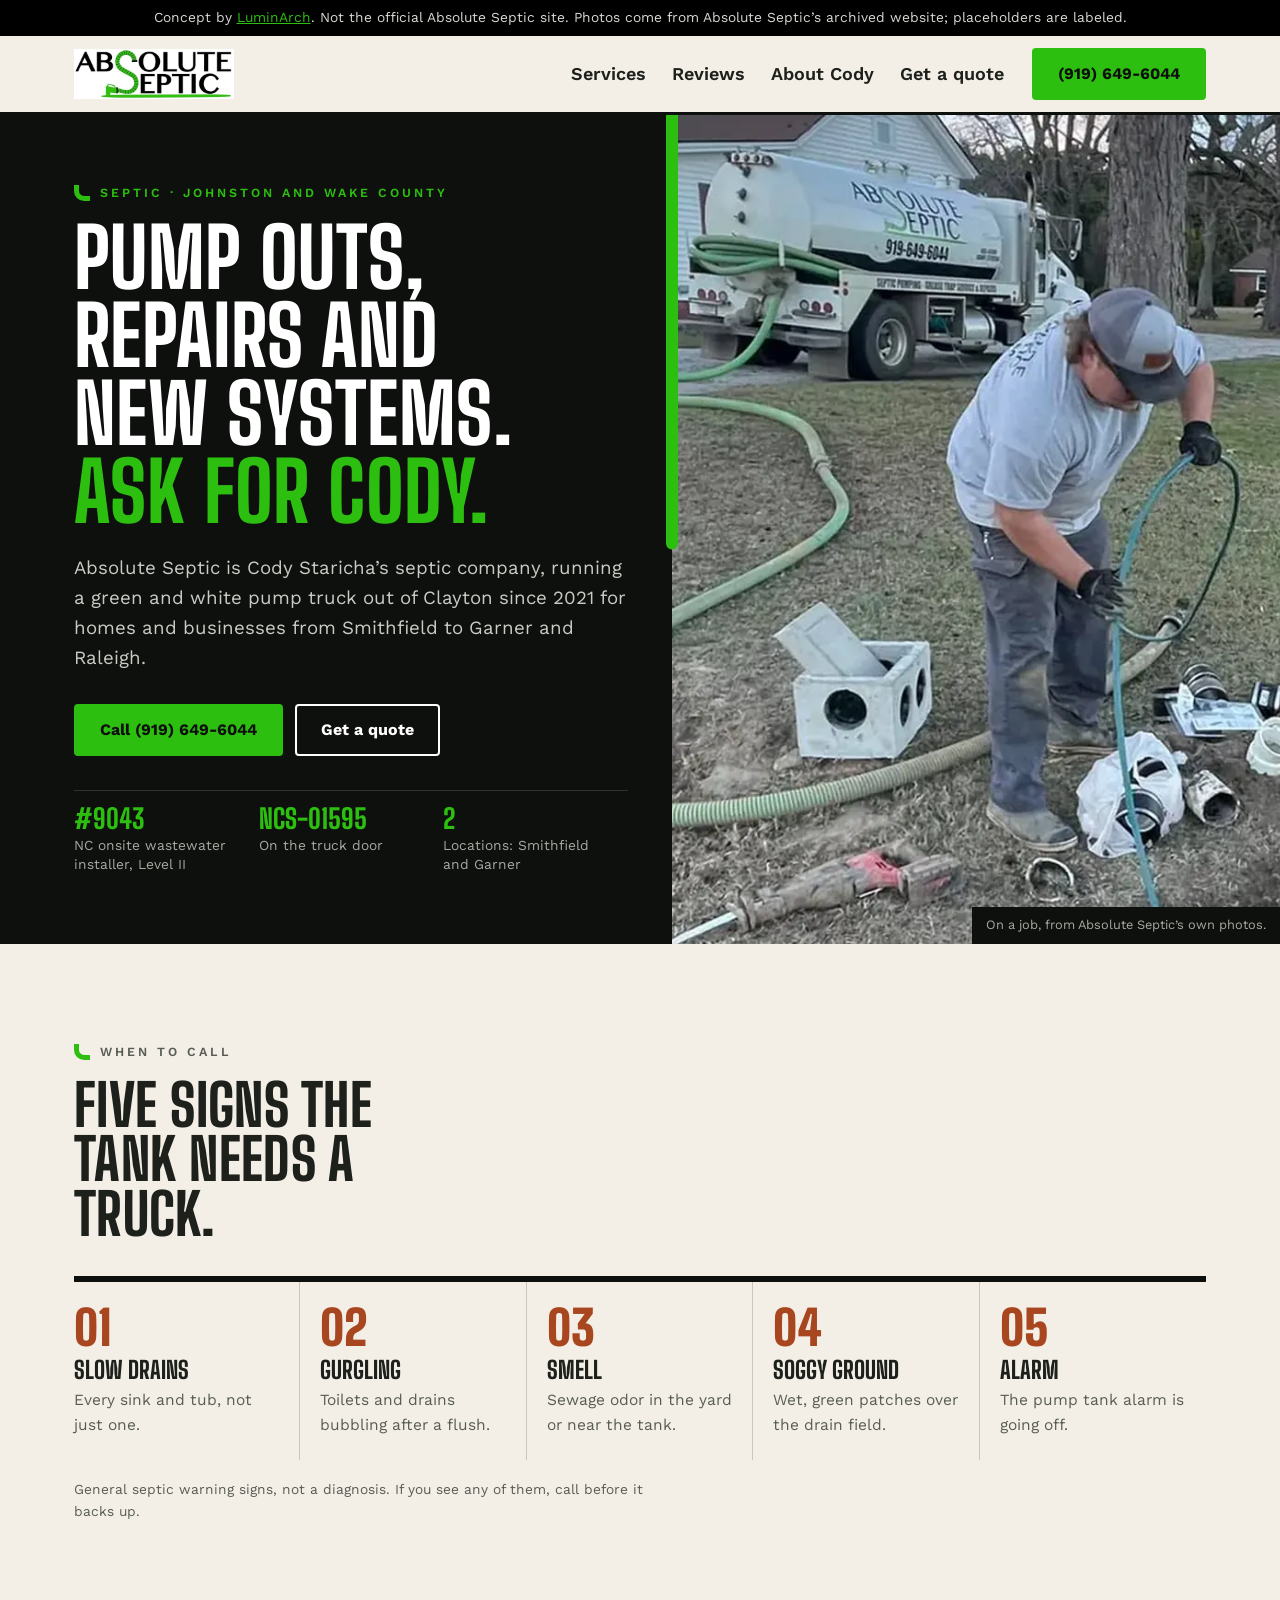
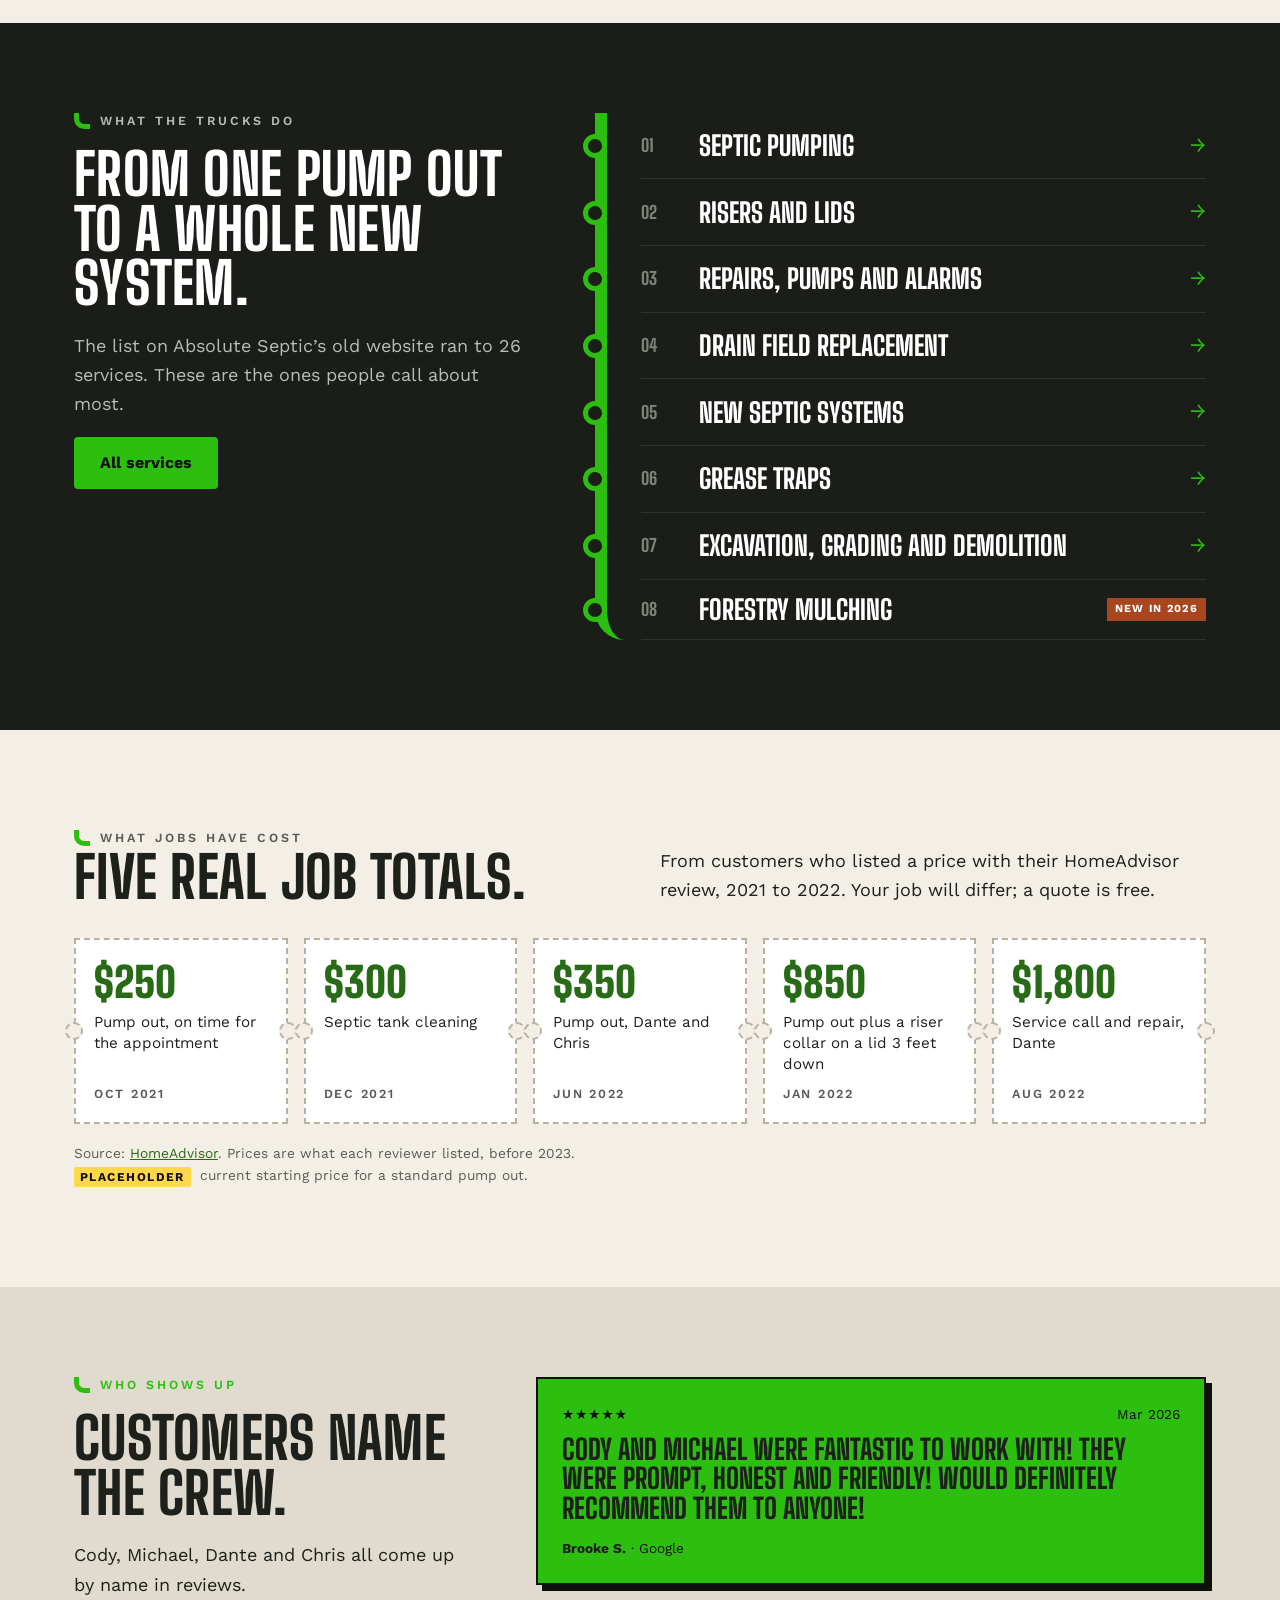
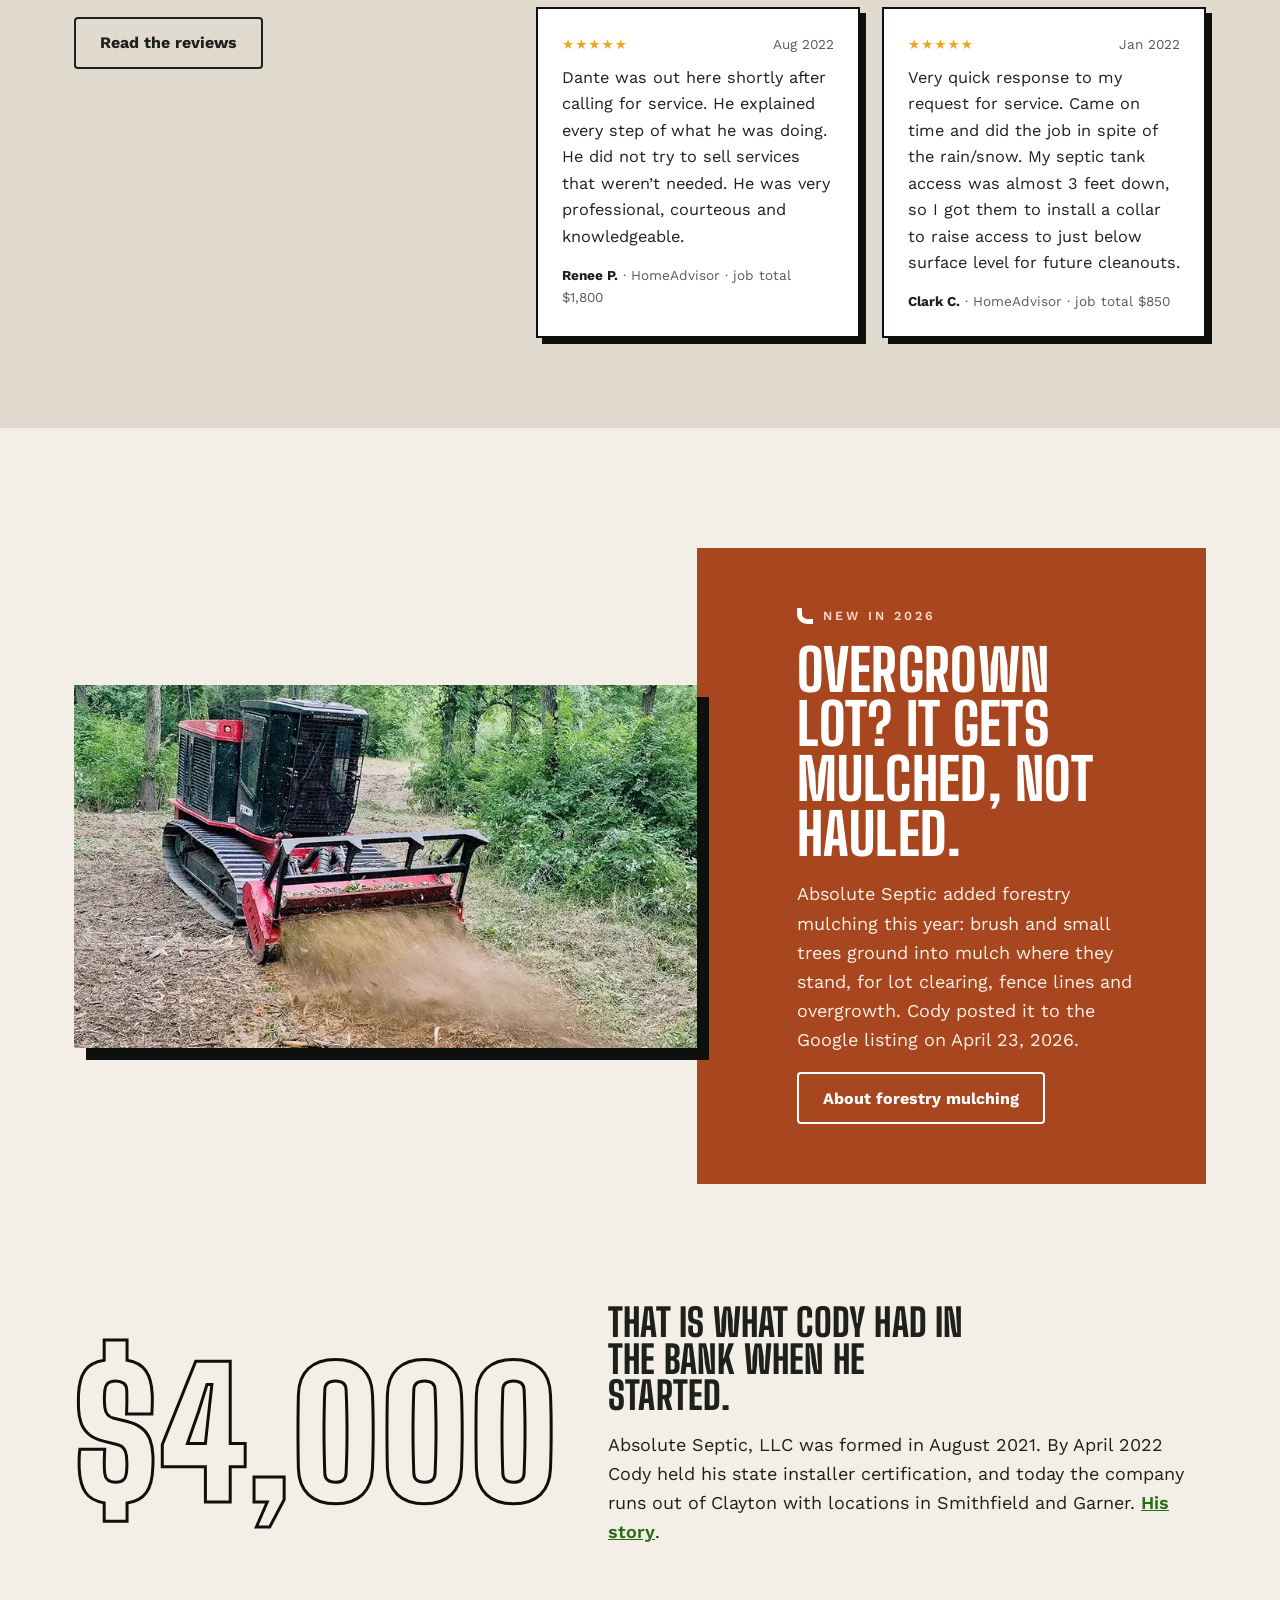
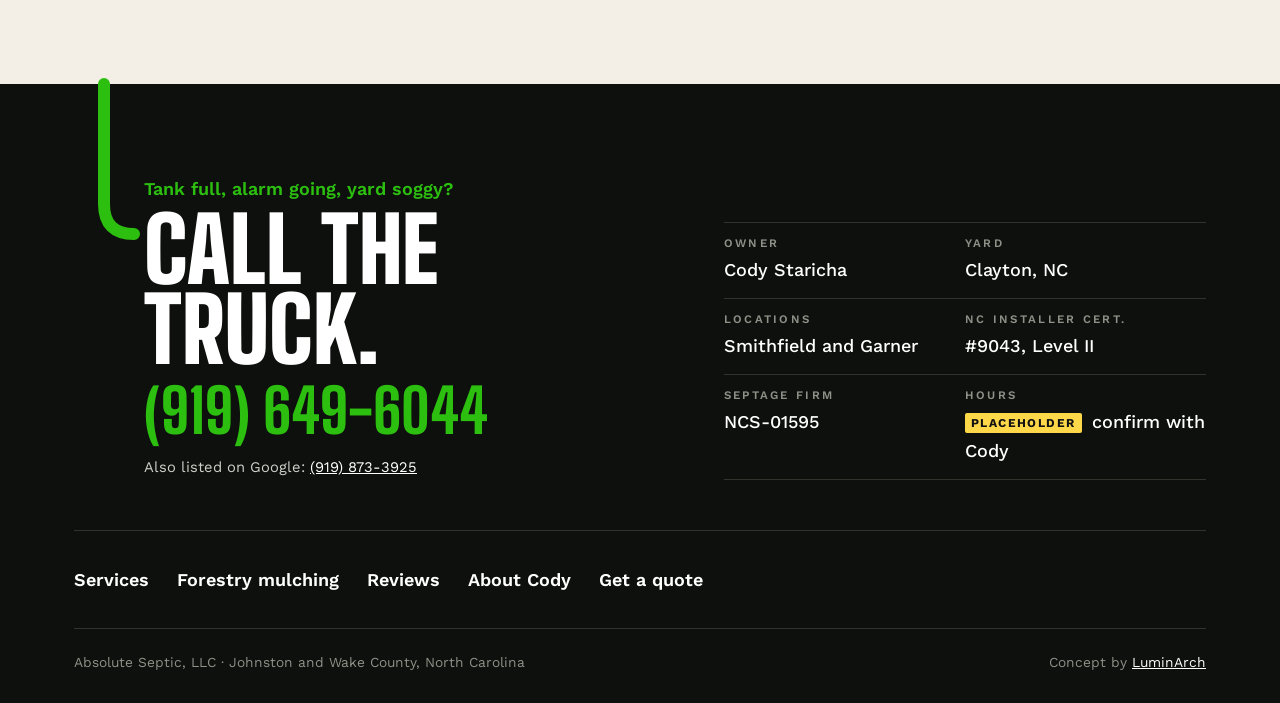
<file: index.html>
<!doctype html><html lang="en" class="no-js"><head><meta charset="utf-8"><meta name="viewport" content="width=device-width,initial-scale=1">
<title>Absolute Septic | Septic Pumping and Repair, Clayton NC</title><meta name="description" content="Absolute Septic pumps, repairs and installs septic systems across Johnston and Wake County. Owner Cody Staricha, NC installer #9043. Call (919) 649-6044."><link rel="canonical" href="https://absolute-septic-demo.vercel.app/">
<meta property="og:type" content="website"><meta property="og:site_name" content="Absolute Septic (concept)"><meta property="og:title" content="Absolute Septic | Septic Pumping and Repair, Clayton NC"><meta property="og:description" content="Absolute Septic pumps, repairs and installs septic systems across Johnston and Wake County. Owner Cody Staricha, NC installer #9043. Call (919) 649-6044."><meta property="og:url" content="https://absolute-septic-demo.vercel.app/"><meta property="og:image" content="https://absolute-septic-demo.vercel.app/og.png">
<meta name="twitter:card" content="summary_large_image"><meta name="twitter:title" content="Absolute Septic | Septic Pumping and Repair, Clayton NC"><meta name="twitter:description" content="Absolute Septic pumps, repairs and installs septic systems across Johnston and Wake County. Owner Cody Staricha, NC installer #9043. Call (919) 649-6044."><meta name="twitter:image" content="https://absolute-septic-demo.vercel.app/og.png">
<meta name="robots" content="noindex, nofollow"><!-- concept demo, not for indexing -->
<meta name="theme-color" content="#0e100d">
<link rel="preconnect" href="https://fonts.googleapis.com"><link rel="preconnect" href="https://fonts.gstatic.com" crossorigin>
<link rel="preload" as="style" href="https://fonts.googleapis.com/css2?family=Big+Shoulders+Display:wght@700;800;900&family=Work+Sans:ital,wght@0,400;0,500;0,600;0,700;1,400&display=swap"><link rel="stylesheet" href="https://fonts.googleapis.com/css2?family=Big+Shoulders+Display:wght@700;800;900&family=Work+Sans:ital,wght@0,400;0,500;0,600;0,700;1,400&display=swap" media="print" onload="this.media='all'"><noscript><link rel="stylesheet" href="https://fonts.googleapis.com/css2?family=Big+Shoulders+Display:wght@700;800;900&family=Work+Sans:ital,wght@0,400;0,500;0,600;0,700;1,400&display=swap"></noscript>
<link rel="stylesheet" href="css/design-system.css"><link rel="stylesheet" href="css/components.css"><link rel="stylesheet" href="css/pages.css">
<link rel="icon" href="data:image/svg+xml,%3Csvg xmlns='http://www.w3.org/2000/svg' viewBox='0 0 32 32'%3E%3Crect width='32' height='32' rx='6' fill='%230e100d'/%3E%3Cpath d='M10 4v14q0 8 8 8h10' stroke='%232cbf10' stroke-width='5' fill='none' stroke-linecap='round'/%3E%3C/svg%3E">
<script>document.documentElement.classList.replace('no-js','js-ready')</script><script type="application/ld+json">[{"@context": "https://schema.org", "@type": ["LocalBusiness", "Plumber"], "name": "Absolute Septic, LLC", "url": "https://absolute-septic-demo.vercel.app/", "telephone": "+1-919-649-6044", "foundingDate": "2021-08-12", "founder": {"@type": "Person", "name": "Cody Staricha"}, "address": {"@type": "PostalAddress", "addressLocality": "Clayton", "addressRegion": "NC", "postalCode": "27520", "addressCountry": "US"}, "areaServed": ["Johnston County, NC", "Wake County, NC"], "image": "https://absolute-septic-demo.vercel.app/img/tech-riser.webp", "logo": "https://absolute-septic-demo.vercel.app/img/logo.webp"}, {"@context": "https://schema.org", "@type": "BreadcrumbList", "itemListElement": [{"@type": "ListItem", "position": 1, "name": "Home", "item": "https://absolute-septic-demo.vercel.app/"}]}]</script></head><body>
<a class="skip" href="#main">Skip to content</a>
<div class="demo-bar">Concept by <a href="https://luminarch.pro">LuminArch</a>. Not the official Absolute Septic site. Photos come from Absolute Septic&rsquo;s archived website; placeholders are labeled.</div>
<header class="top"><div class="wrap nav"><a class="mark" href="index.html"><img src="img/logo.webp" alt="Absolute Septic" width="160" height="51"></a>
<button class="menu-btn" aria-expanded="false" aria-controls="menu">Menu</button><ul id="menu"><li><a href="services.html">Services</a></li><li><a href="reviews.html">Reviews</a></li><li><a href="about.html">About Cody</a></li><li><a href="contact.html">Get a quote</a></li></ul><a class="btn btn--green btn--call" href="tel:+19196496044"><span class="cl-full">(919) 649&#8209;6044</span><span class="cl-short">Call</span></a></div></header><main id="main">
<section class="hero"><div class="hero-grid">
 <div class="hero-copy rv-static"><p class="kicker kicker--green"><span class="elbow" aria-hidden="true"></span>Septic &middot; Johnston and Wake County</p>
  <h1>Pump outs, repairs and new systems. <em>Ask for Cody.</em></h1>
  <p class="lede">Absolute Septic is Cody Staricha&rsquo;s septic company, running a green and white pump truck out of Clayton since 2021 for homes and businesses from Smithfield to Garner and Raleigh.</p>
  <div class="cta"><a class="btn btn--green" href="tel:+19196496044">Call (919) 649&#8209;6044</a><a class="btn btn--ghost" href="contact.html">Get a quote</a></div>
  <ul class="creds"><li><b>#9043</b>NC onsite wastewater installer, Level II</li><li><b>NCS&#8209;01595</b>On the truck door</li><li><b>2</b>Locations: Smithfield and Garner</li></ul>
 </div>
 <figure class="hero-photo"><svg class="pipe pipe--hero" viewBox="0 0 60 420" preserveAspectRatio="none" aria-hidden="true"><path class="pipe-run" d="M30 0 V380 q0 30 30 30" pathLength="1"/></svg><img src="img/tech-riser.webp" alt="Absolute Septic technician fitting pipe at a septic riser, pump truck parked behind him" width="900" height="900" fetchpriority="high"><figcaption>On a job, from Absolute Septic&rsquo;s own photos.</figcaption></figure>
</div></section>

<section class="signs wrap" aria-labelledby="sg-h">
 <div class="signs-head rv"><p class="kicker "><span class="elbow" aria-hidden="true"></span>When to call</p><h2 id="sg-h">Five signs the tank needs a truck.</h2></div>
 <ol class="signs-list">
  <li class="rv"><b>Slow drains</b><span>Every sink and tub, not just one.</span></li>
  <li class="rv"><b>Gurgling</b><span>Toilets and drains bubbling after a flush.</span></li>
  <li class="rv"><b>Smell</b><span>Sewage odor in the yard or near the tank.</span></li>
  <li class="rv"><b>Soggy ground</b><span>Wet, green patches over the drain field.</span></li>
  <li class="rv"><b>Alarm</b><span>The pump tank alarm is going off.</span></li>
 </ol>
 <p class="fine rv">General septic warning signs, not a diagnosis. If you see any of them, call before it backs up.</p>
</section>

<section class="line" aria-labelledby="ln-h"><div class="wrap line-grid">
 <div class="line-head rv"><p class="kicker kicker--green"><span class="elbow" aria-hidden="true"></span>What the trucks do</p><h2 id="ln-h">From one pump out to a whole new system.</h2><p>The list on Absolute Septic&rsquo;s old website ran to 26 services. These are the ones people call about most.</p><a class="btn btn--green" href="services.html">All services</a></div>
 <ol class="line-list"><li class="rv"><a href="services.html#pump"><span class="ln-n">01</span><b>Septic pumping</b><span class="ln-arrow" aria-hidden="true">&rarr;</span></a></li><li class="rv"><a href="services.html#risers"><span class="ln-n">02</span><b>Risers and lids</b><span class="ln-arrow" aria-hidden="true">&rarr;</span></a></li><li class="rv"><a href="services.html#repair"><span class="ln-n">03</span><b>Repairs, pumps and alarms</b><span class="ln-arrow" aria-hidden="true">&rarr;</span></a></li><li class="rv"><a href="services.html#drainfield"><span class="ln-n">04</span><b>Drain field replacement</b><span class="ln-arrow" aria-hidden="true">&rarr;</span></a></li><li class="rv"><a href="services.html#install"><span class="ln-n">05</span><b>New septic systems</b><span class="ln-arrow" aria-hidden="true">&rarr;</span></a></li><li class="rv"><a href="services.html#grease"><span class="ln-n">06</span><b>Grease traps</b><span class="ln-arrow" aria-hidden="true">&rarr;</span></a></li><li class="rv"><a href="services.html#dig"><span class="ln-n">07</span><b>Excavation, grading and demolition</b><span class="ln-arrow" aria-hidden="true">&rarr;</span></a></li>
  <li class="rv"><a href="services.html#mulching"><span class="ln-n">08</span><b>Forestry mulching</b><span class="tag-new">New in 2026</span></a></li></ol>
</div></section>

<section class="tickets wrap" aria-labelledby="tk-h">
 <div class="tk-head rv"><p class="kicker "><span class="elbow" aria-hidden="true"></span>What jobs have cost</p><h2 id="tk-h">Five real job totals.</h2><p>From customers who listed a price with their HomeAdvisor review, 2021 to 2022. Your job will differ; a quote is free.</p></div>
 <ul class="tk-row"><li class="ticket rv"><span class="tk-amt">$250</span><span class="tk-what">Pump out, on time for the appointment</span><span class="tk-when">Oct 2021</span></li><li class="ticket rv"><span class="tk-amt">$300</span><span class="tk-what">Septic tank cleaning</span><span class="tk-when">Dec 2021</span></li><li class="ticket rv"><span class="tk-amt">$350</span><span class="tk-what">Pump out, Dante and Chris</span><span class="tk-when">Jun 2022</span></li><li class="ticket rv"><span class="tk-amt">$850</span><span class="tk-what">Pump out plus a riser collar on a lid 3 feet down</span><span class="tk-when">Jan 2022</span></li><li class="ticket rv"><span class="tk-amt">$1,800</span><span class="tk-what">Service call and repair, Dante</span><span class="tk-when">Aug 2022</span></li></ul>
 <p class="fine rv">Source: <a href="https://www.homeadvisor.com/rated.AbsoluteSeptic.118185327.html" rel="noopener">HomeAdvisor</a>. Prices are what each reviewer listed, before 2023. <span class="ph">Placeholder</span> current starting price for a standard pump out.</p>
</section>

<section class="crew" aria-labelledby="cr-h"><div class="wrap crew-grid">
 <div class="crew-copy rv"><p class="kicker kicker--green"><span class="elbow" aria-hidden="true"></span>Who shows up</p><h2 id="cr-h">Customers name the crew.</h2><p>Cody, Michael, Dante and Chris all come up by name in reviews.</p><a class="btn btn--ghost-dark" href="reviews.html">Read the reviews</a></div>
 <div class="crew-cards"><figure class="rcard rv rcard--big"><div class="rc-top"><span class="stars" aria-label="5 out of 5">&#9733;&#9733;&#9733;&#9733;&#9733;</span><span>Mar 2026</span></div><blockquote><p>Cody and Michael were fantastic to work with! They were prompt, honest and friendly! Would definitely recommend them to anyone!</p></blockquote><figcaption><b>Brooke S.</b> &middot; Google</figcaption></figure><figure class="rcard rv "><div class="rc-top"><span class="stars" aria-label="5 out of 5">&#9733;&#9733;&#9733;&#9733;&#9733;</span><span>Aug 2022</span></div><blockquote><p>Dante was out here shortly after calling for service. He explained every step of what he was doing. He did not try to sell services that weren&rsquo;t needed. He was very professional, courteous and knowledgeable.</p></blockquote><figcaption><b>Renee P.</b> &middot; HomeAdvisor &middot; job total $1,800</figcaption></figure><figure class="rcard rv "><div class="rc-top"><span class="stars" aria-label="5 out of 5">&#9733;&#9733;&#9733;&#9733;&#9733;</span><span>Jan 2022</span></div><blockquote><p>Very quick response to my request for service. Came on time and did the job in spite of the rain/snow. My septic tank access was almost 3 feet down, so I got them to install a collar to raise access to just below surface level for future cleanouts.</p></blockquote><figcaption><b>Clark C.</b> &middot; HomeAdvisor &middot; job total $850</figcaption></figure></div>
</div></section>

<section id="mulch" class="mulch wrap" aria-labelledby="mu-h">
 <figure class="mulch-photo rv"><img src="img/forestry-mulcher.webp" alt="Forestry mulcher grinding brush on a lot" width="800" height="467" loading="lazy" decoding="async"></figure>
 <div class="mulch-copy rv"><p class="kicker "><span class="elbow" aria-hidden="true"></span>New in 2026</p><h2 id="mu-h">Overgrown lot? It gets mulched, not hauled.</h2><p>Absolute Septic added forestry mulching this year: brush and small trees ground into mulch where they stand, for lot clearing, fence lines and overgrowth. Cody posted it to the Google listing on April 23, 2026.</p><a class="btn btn--ghost" href="services.html#mulching">About forestry mulching</a></div>
</section>

<section class="start wrap rv" aria-labelledby="st-h">
 <p class="start-num" aria-hidden="true">$4,000</p>
 <div><h2 id="st-h">That is what Cody had in the bank when he started.</h2><p>Absolute Septic, LLC was formed in August 2021. By April 2022 Cody held his state installer certification, and today the company runs out of Clayton with locations in Smithfield and Garner. <a href="about.html">His story</a>.</p></div>
</section>
</main><footer class="site-foot"><div class="wrap">
<div class="outlet">
 <div class="outlet-l"><svg class="pipe pipe--foot" viewBox="0 0 60 160" preserveAspectRatio="none" aria-hidden="true"><path class="pipe-run" d="M30 0 V120 q0 30 30 30" pathLength="1"/></svg><p class="out-k">Tank full, alarm going, yard soggy?</p><p class="out-h">Call the truck.</p><a class="out-num" href="tel:+19196496044">(919) 649&#8209;6044</a>
 <p class="out-alt">Also listed on Google: <a href="tel:+19198733925">(919) 873&#8209;3925</a></p></div>
 <dl class="out-facts">
  <div><dt>Owner</dt><dd>Cody Staricha</dd></div>
  <div><dt>Yard</dt><dd>Clayton, NC</dd></div>
  <div><dt>Locations</dt><dd>Smithfield and Garner</dd></div>
  <div><dt>NC installer cert.</dt><dd>#9043, Level II</dd></div>
  <div><dt>Septage firm</dt><dd>NCS&#8209;01595</dd></div>
  <div><dt>Hours</dt><dd><span class="ph">Placeholder</span> confirm with Cody</dd></div>
 </dl>
</div>
<nav class="foot-links" aria-label="Footer"><a href="services.html">Services</a><a href="services.html#mulching">Forestry mulching</a><a href="reviews.html">Reviews</a><a href="about.html">About Cody</a><a href="contact.html">Get a quote</a></nav>
<div class="foot-row"><span>Absolute Septic, LLC &middot; Johnston and Wake County, North Carolina</span><span>Concept by <a href="https://luminarch.pro">LuminArch</a></span></div></div></footer>
<script src="js/main.js"></script></body></html>
</file>
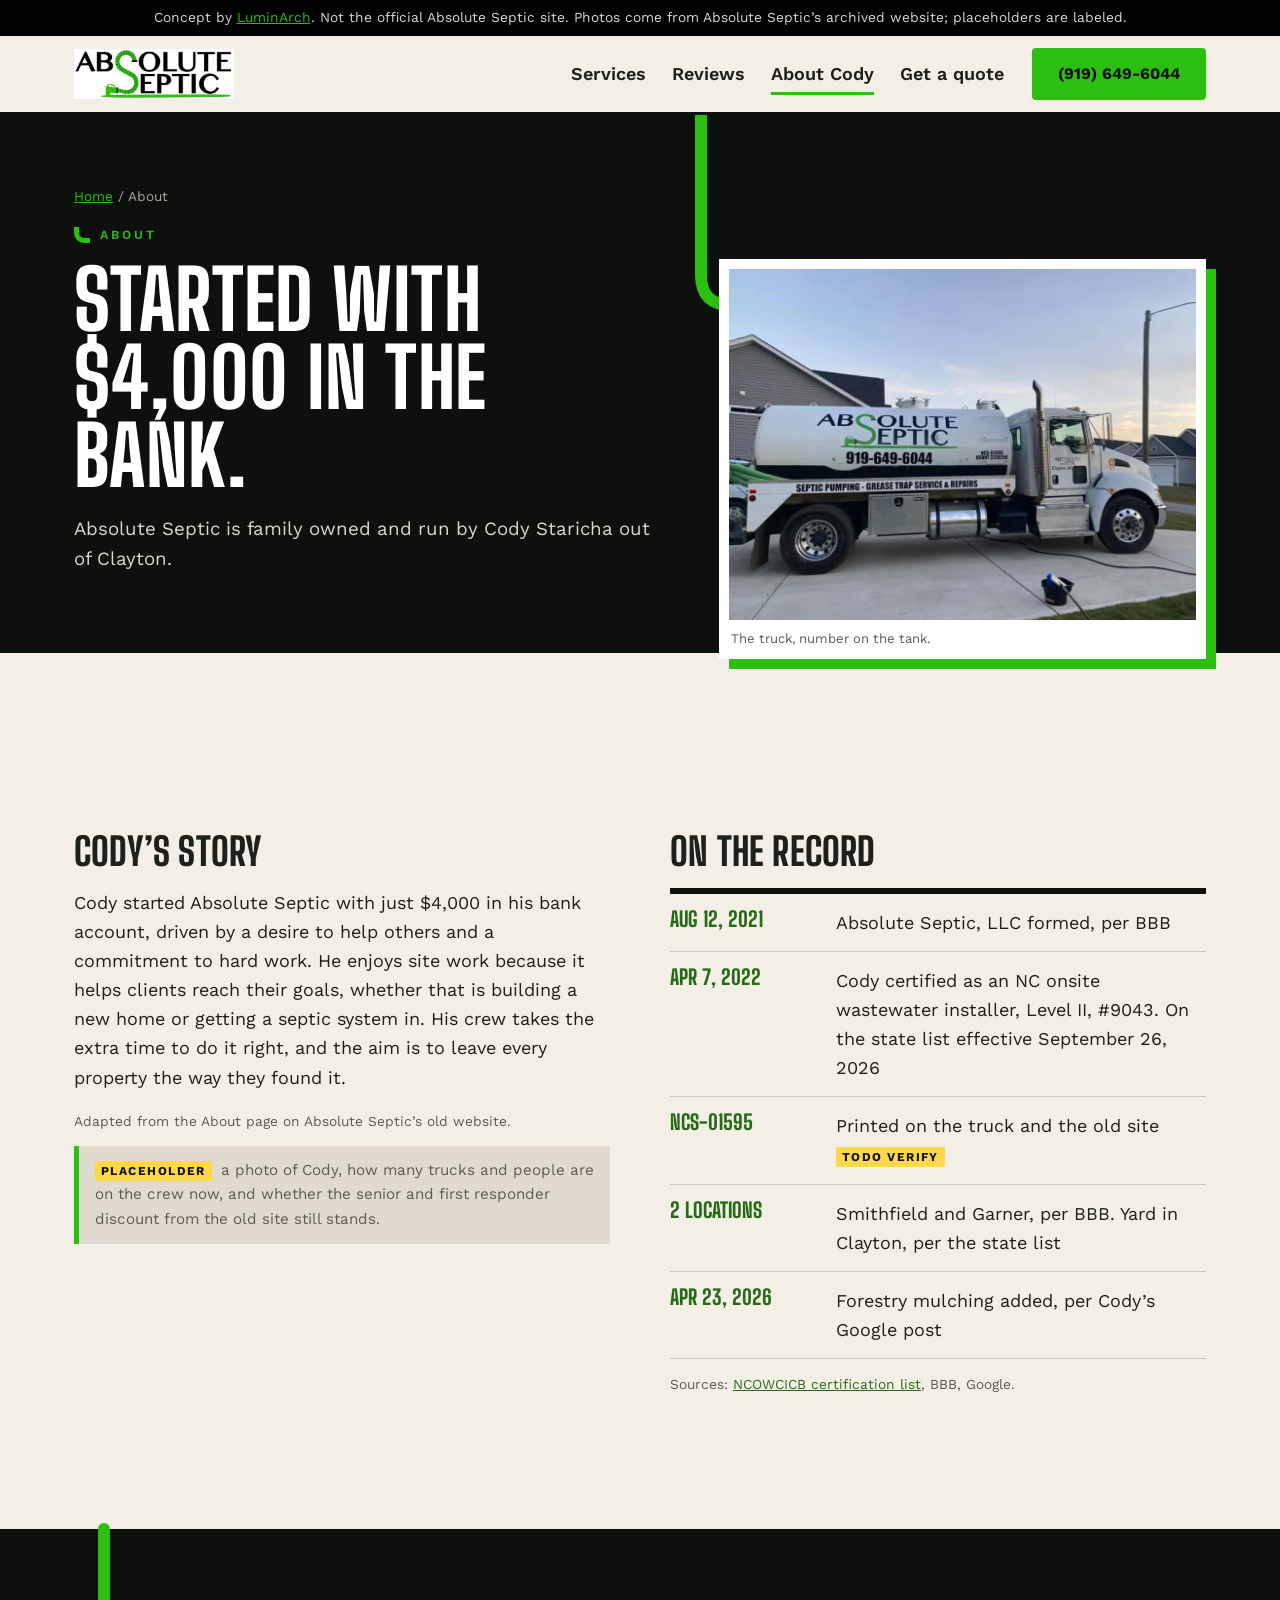
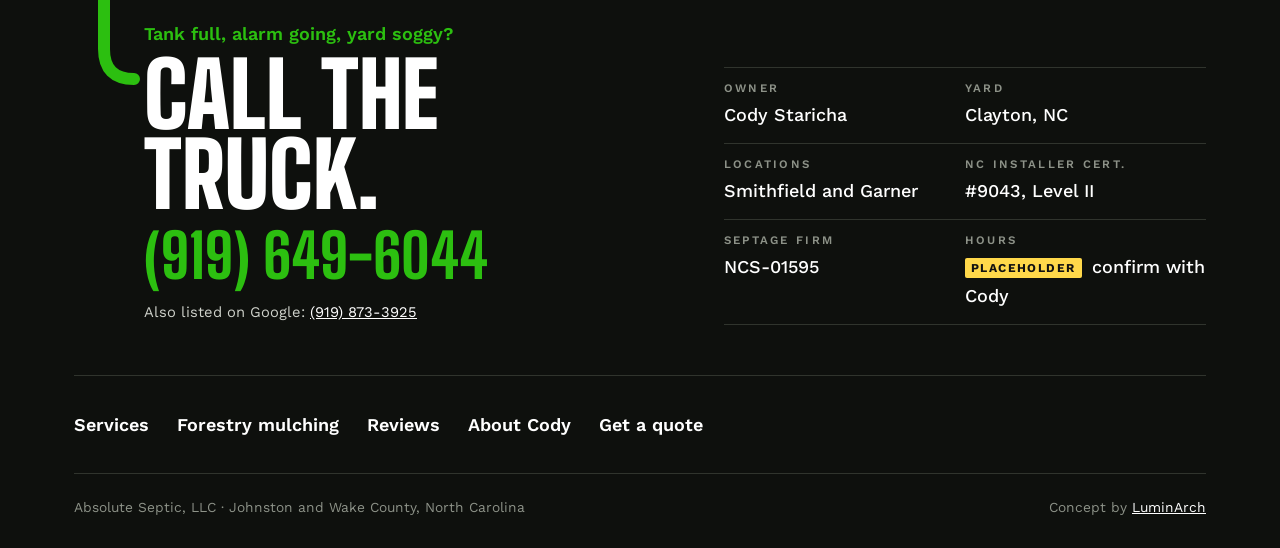
<file: about.html>
<!doctype html><html lang="en" class="no-js"><head><meta charset="utf-8"><meta name="viewport" content="width=device-width,initial-scale=1">
<title>About Cody Staricha | Absolute Septic, Clayton NC Septic</title><meta name="description" content="Cody Staricha started Absolute Septic in 2021 with $4,000 in the bank. Family owned, state certified installer #9043, serving Johnston and Wake County."><link rel="canonical" href="https://absolute-septic-demo.vercel.app/about.html">
<meta property="og:type" content="website"><meta property="og:site_name" content="Absolute Septic (concept)"><meta property="og:title" content="About Cody Staricha | Absolute Septic, Clayton NC Septic"><meta property="og:description" content="Cody Staricha started Absolute Septic in 2021 with $4,000 in the bank. Family owned, state certified installer #9043, serving Johnston and Wake County."><meta property="og:url" content="https://absolute-septic-demo.vercel.app/about.html"><meta property="og:image" content="https://absolute-septic-demo.vercel.app/og.png">
<meta name="twitter:card" content="summary_large_image"><meta name="twitter:title" content="About Cody Staricha | Absolute Septic, Clayton NC Septic"><meta name="twitter:description" content="Cody Staricha started Absolute Septic in 2021 with $4,000 in the bank. Family owned, state certified installer #9043, serving Johnston and Wake County."><meta name="twitter:image" content="https://absolute-septic-demo.vercel.app/og.png">
<meta name="robots" content="noindex, nofollow"><!-- concept demo, not for indexing -->
<meta name="theme-color" content="#0e100d">
<link rel="preconnect" href="https://fonts.googleapis.com"><link rel="preconnect" href="https://fonts.gstatic.com" crossorigin>
<link rel="preload" as="style" href="https://fonts.googleapis.com/css2?family=Big+Shoulders+Display:wght@700;800;900&family=Work+Sans:ital,wght@0,400;0,500;0,600;0,700;1,400&display=swap"><link rel="stylesheet" href="https://fonts.googleapis.com/css2?family=Big+Shoulders+Display:wght@700;800;900&family=Work+Sans:ital,wght@0,400;0,500;0,600;0,700;1,400&display=swap" media="print" onload="this.media='all'"><noscript><link rel="stylesheet" href="https://fonts.googleapis.com/css2?family=Big+Shoulders+Display:wght@700;800;900&family=Work+Sans:ital,wght@0,400;0,500;0,600;0,700;1,400&display=swap"></noscript>
<link rel="stylesheet" href="css/design-system.css"><link rel="stylesheet" href="css/components.css"><link rel="stylesheet" href="css/pages.css">
<link rel="icon" href="data:image/svg+xml,%3Csvg xmlns='http://www.w3.org/2000/svg' viewBox='0 0 32 32'%3E%3Crect width='32' height='32' rx='6' fill='%230e100d'/%3E%3Cpath d='M10 4v14q0 8 8 8h10' stroke='%232cbf10' stroke-width='5' fill='none' stroke-linecap='round'/%3E%3C/svg%3E">
<script>document.documentElement.classList.replace('no-js','js-ready')</script><script type="application/ld+json">[{"@context": "https://schema.org", "@type": ["LocalBusiness", "Plumber"], "name": "Absolute Septic, LLC", "url": "https://absolute-septic-demo.vercel.app/", "telephone": "+1-919-649-6044", "foundingDate": "2021-08-12", "founder": {"@type": "Person", "name": "Cody Staricha"}, "address": {"@type": "PostalAddress", "addressLocality": "Clayton", "addressRegion": "NC", "postalCode": "27520", "addressCountry": "US"}, "areaServed": ["Johnston County, NC", "Wake County, NC"], "image": "https://absolute-septic-demo.vercel.app/img/tech-riser.webp", "logo": "https://absolute-septic-demo.vercel.app/img/logo.webp"}, {"@context": "https://schema.org", "@type": "BreadcrumbList", "itemListElement": [{"@type": "ListItem", "position": 1, "name": "Home", "item": "https://absolute-septic-demo.vercel.app/"}, {"@type": "ListItem", "position": 2, "name": "About", "item": "https://absolute-septic-demo.vercel.app/about.html"}]}]</script></head><body>
<a class="skip" href="#main">Skip to content</a>
<div class="demo-bar">Concept by <a href="https://luminarch.pro">LuminArch</a>. Not the official Absolute Septic site. Photos come from Absolute Septic&rsquo;s archived website; placeholders are labeled.</div>
<header class="top"><div class="wrap nav"><a class="mark" href="index.html"><img src="img/logo.webp" alt="Absolute Septic" width="160" height="51"></a>
<button class="menu-btn" aria-expanded="false" aria-controls="menu">Menu</button><ul id="menu"><li><a href="services.html">Services</a></li><li><a href="reviews.html">Reviews</a></li><li><a href="about.html" aria-current="page">About Cody</a></li><li><a href="contact.html">Get a quote</a></li></ul><a class="btn btn--green btn--call" href="tel:+19196496044"><span class="cl-full">(919) 649&#8209;6044</span><span class="cl-short">Call</span></a></div></header><main id="main">
<section class="page-head page-head--dark"><div class="wrap ab-head"><svg class="pipe pipe--head" viewBox="0 0 60 200" preserveAspectRatio="none" aria-hidden="true"><path class="pipe-run" d="M30 0 V160 q0 30 30 30" pathLength="1"/></svg><div><p class="crumbs"><a href="index.html">Home</a> / About</p><p class="kicker kicker--green"><span class="elbow" aria-hidden="true"></span>About</p><h1>Started with $4,000 in the bank.</h1>
<p class="lede">Absolute Septic is family owned and run by Cody Staricha out of Clayton.</p></div>
<figure class="ab-photo"><img src="img/truck-pump.webp" alt="Absolute Septic pump truck, white with the green logo and 919-649-6044 on the tank" width="960" height="720" loading="lazy" decoding="async"><figcaption>The truck, number on the tank.</figcaption></figure></div></section>
<div class="wrap ab">
 <section class="ab-story rv"><h2>Cody&rsquo;s story</h2><p>Cody started Absolute Septic with just $4,000 in his bank account, driven by a desire to help others and a commitment to hard work. He enjoys site work because it helps clients reach their goals, whether that is building a new home or getting a septic system in. His crew takes the extra time to do it right, and the aim is to leave every property the way they found it.</p><p class="fine">Adapted from the About page on Absolute Septic&rsquo;s old website.</p>
 <p class="note"><span class="ph">Placeholder</span> a photo of Cody, how many trucks and people are on the crew now, and whether the senior and first responder discount from the old site still stands.</p></section>
 <section class="ab-facts rv"><h2>On the record</h2><dl>
  <div><dt>Aug 12, 2021</dt><dd>Absolute Septic, LLC formed, per BBB</dd></div>
  <div><dt>Apr 7, 2022</dt><dd>Cody certified as an NC onsite wastewater installer, Level II, #9043. On the state list effective September 26, 2026</dd></div>
  <div><dt>NCS&#8209;01595</dt><dd>Printed on the truck and the old site <span class="ph">TODO verify</span></dd></div>
  <div><dt>2 locations</dt><dd>Smithfield and Garner, per BBB. Yard in Clayton, per the state list</dd></div>
  <div><dt>Apr 23, 2026</dt><dd>Forestry mulching added, per Cody&rsquo;s Google post</dd></div>
 </dl><p class="fine">Sources: <a href="https://ncowcicb.info/certification-list/" rel="noopener">NCOWCICB certification list</a>, BBB, Google.</p></section>
</div>
</main><footer class="site-foot"><div class="wrap">
<div class="outlet">
 <div class="outlet-l"><svg class="pipe pipe--foot" viewBox="0 0 60 160" preserveAspectRatio="none" aria-hidden="true"><path class="pipe-run" d="M30 0 V120 q0 30 30 30" pathLength="1"/></svg><p class="out-k">Tank full, alarm going, yard soggy?</p><p class="out-h">Call the truck.</p><a class="out-num" href="tel:+19196496044">(919) 649&#8209;6044</a>
 <p class="out-alt">Also listed on Google: <a href="tel:+19198733925">(919) 873&#8209;3925</a></p></div>
 <dl class="out-facts">
  <div><dt>Owner</dt><dd>Cody Staricha</dd></div>
  <div><dt>Yard</dt><dd>Clayton, NC</dd></div>
  <div><dt>Locations</dt><dd>Smithfield and Garner</dd></div>
  <div><dt>NC installer cert.</dt><dd>#9043, Level II</dd></div>
  <div><dt>Septage firm</dt><dd>NCS&#8209;01595</dd></div>
  <div><dt>Hours</dt><dd><span class="ph">Placeholder</span> confirm with Cody</dd></div>
 </dl>
</div>
<nav class="foot-links" aria-label="Footer"><a href="services.html">Services</a><a href="services.html#mulching">Forestry mulching</a><a href="reviews.html">Reviews</a><a href="about.html">About Cody</a><a href="contact.html">Get a quote</a></nav>
<div class="foot-row"><span>Absolute Septic, LLC &middot; Johnston and Wake County, North Carolina</span><span>Concept by <a href="https://luminarch.pro">LuminArch</a></span></div></div></footer>
<script src="js/main.js"></script></body></html>
</file>
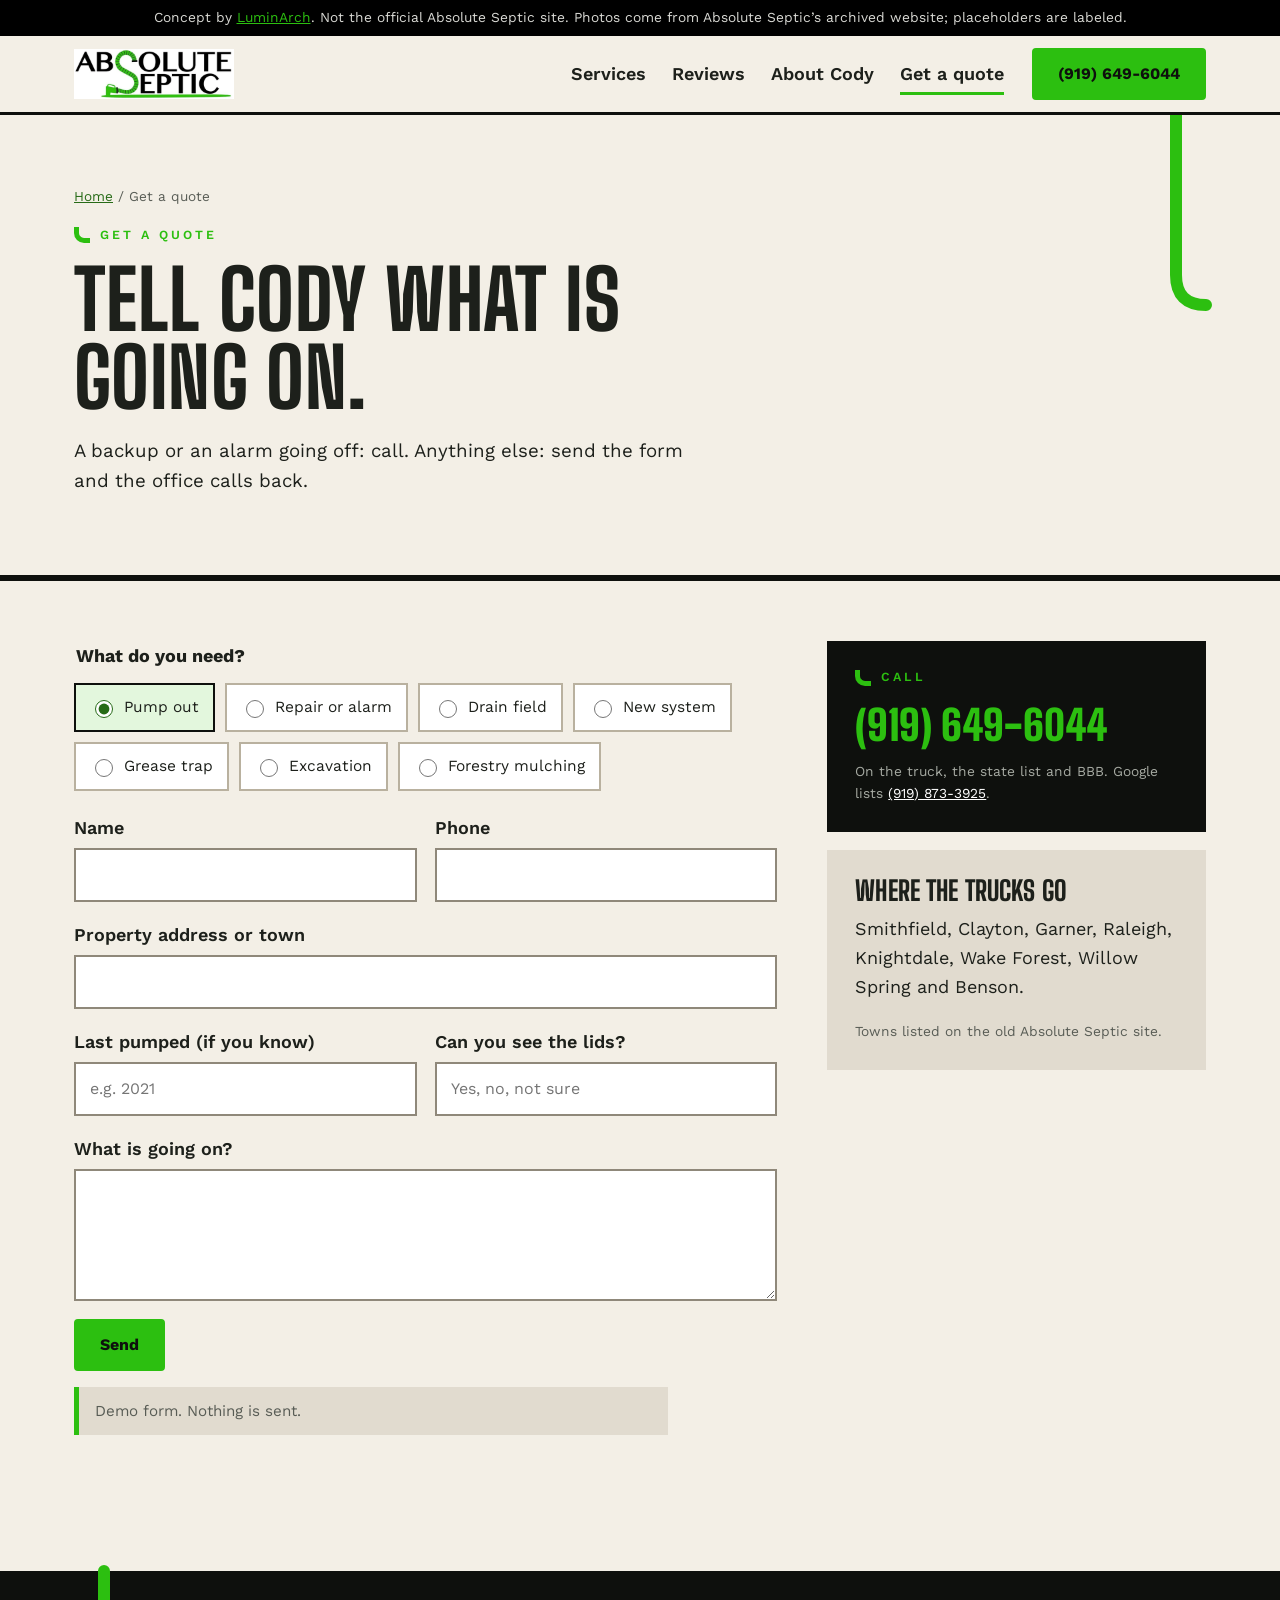
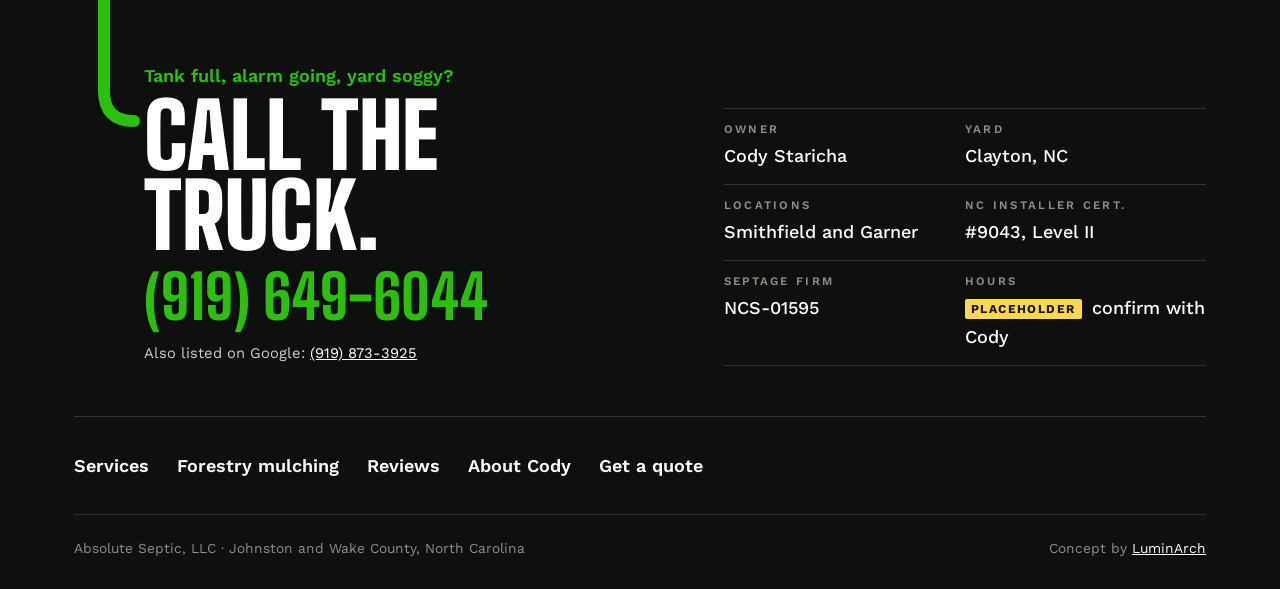
<file: contact.html>
<!doctype html><html lang="en" class="no-js"><head><meta charset="utf-8"><meta name="viewport" content="width=device-width,initial-scale=1">
<title>Get a Septic Quote | Absolute Septic, Smithfield and Garner</title><meta name="description" content="Ask Absolute Septic for a septic pumping, repair, install or forestry mulching quote. Smithfield, Garner, Clayton, Raleigh and nearby. Call (919) 649-6044."><link rel="canonical" href="https://absolute-septic-demo.vercel.app/contact.html">
<meta property="og:type" content="website"><meta property="og:site_name" content="Absolute Septic (concept)"><meta property="og:title" content="Get a Septic Quote | Absolute Septic, Smithfield and Garner"><meta property="og:description" content="Ask Absolute Septic for a septic pumping, repair, install or forestry mulching quote. Smithfield, Garner, Clayton, Raleigh and nearby. Call (919) 649-6044."><meta property="og:url" content="https://absolute-septic-demo.vercel.app/contact.html"><meta property="og:image" content="https://absolute-septic-demo.vercel.app/og.png">
<meta name="twitter:card" content="summary_large_image"><meta name="twitter:title" content="Get a Septic Quote | Absolute Septic, Smithfield and Garner"><meta name="twitter:description" content="Ask Absolute Septic for a septic pumping, repair, install or forestry mulching quote. Smithfield, Garner, Clayton, Raleigh and nearby. Call (919) 649-6044."><meta name="twitter:image" content="https://absolute-septic-demo.vercel.app/og.png">
<meta name="robots" content="noindex, nofollow"><!-- concept demo, not for indexing -->
<meta name="theme-color" content="#0e100d">
<link rel="preconnect" href="https://fonts.googleapis.com"><link rel="preconnect" href="https://fonts.gstatic.com" crossorigin>
<link rel="preload" as="style" href="https://fonts.googleapis.com/css2?family=Big+Shoulders+Display:wght@700;800;900&family=Work+Sans:ital,wght@0,400;0,500;0,600;0,700;1,400&display=swap"><link rel="stylesheet" href="https://fonts.googleapis.com/css2?family=Big+Shoulders+Display:wght@700;800;900&family=Work+Sans:ital,wght@0,400;0,500;0,600;0,700;1,400&display=swap" media="print" onload="this.media='all'"><noscript><link rel="stylesheet" href="https://fonts.googleapis.com/css2?family=Big+Shoulders+Display:wght@700;800;900&family=Work+Sans:ital,wght@0,400;0,500;0,600;0,700;1,400&display=swap"></noscript>
<link rel="stylesheet" href="css/design-system.css"><link rel="stylesheet" href="css/components.css"><link rel="stylesheet" href="css/pages.css">
<link rel="icon" href="data:image/svg+xml,%3Csvg xmlns='http://www.w3.org/2000/svg' viewBox='0 0 32 32'%3E%3Crect width='32' height='32' rx='6' fill='%230e100d'/%3E%3Cpath d='M10 4v14q0 8 8 8h10' stroke='%232cbf10' stroke-width='5' fill='none' stroke-linecap='round'/%3E%3C/svg%3E">
<script>document.documentElement.classList.replace('no-js','js-ready')</script><script type="application/ld+json">[{"@context": "https://schema.org", "@type": ["LocalBusiness", "Plumber"], "name": "Absolute Septic, LLC", "url": "https://absolute-septic-demo.vercel.app/", "telephone": "+1-919-649-6044", "foundingDate": "2021-08-12", "founder": {"@type": "Person", "name": "Cody Staricha"}, "address": {"@type": "PostalAddress", "addressLocality": "Clayton", "addressRegion": "NC", "postalCode": "27520", "addressCountry": "US"}, "areaServed": ["Johnston County, NC", "Wake County, NC"], "image": "https://absolute-septic-demo.vercel.app/img/tech-riser.webp", "logo": "https://absolute-septic-demo.vercel.app/img/logo.webp"}, {"@context": "https://schema.org", "@type": "BreadcrumbList", "itemListElement": [{"@type": "ListItem", "position": 1, "name": "Home", "item": "https://absolute-septic-demo.vercel.app/"}, {"@type": "ListItem", "position": 2, "name": "Get a quote", "item": "https://absolute-septic-demo.vercel.app/contact.html"}]}]</script></head><body>
<a class="skip" href="#main">Skip to content</a>
<div class="demo-bar">Concept by <a href="https://luminarch.pro">LuminArch</a>. Not the official Absolute Septic site. Photos come from Absolute Septic&rsquo;s archived website; placeholders are labeled.</div>
<header class="top"><div class="wrap nav"><a class="mark" href="index.html"><img src="img/logo.webp" alt="Absolute Septic" width="160" height="51"></a>
<button class="menu-btn" aria-expanded="false" aria-controls="menu">Menu</button><ul id="menu"><li><a href="services.html">Services</a></li><li><a href="reviews.html">Reviews</a></li><li><a href="about.html">About Cody</a></li><li><a href="contact.html" aria-current="page">Get a quote</a></li></ul><a class="btn btn--green btn--call" href="tel:+19196496044"><span class="cl-full">(919) 649&#8209;6044</span><span class="cl-short">Call</span></a></div></header><main id="main">
<section class="page-head"><div class="wrap"><svg class="pipe pipe--head" viewBox="0 0 60 200" preserveAspectRatio="none" aria-hidden="true"><path class="pipe-run" d="M30 0 V160 q0 30 30 30" pathLength="1"/></svg><p class="crumbs"><a href="index.html">Home</a> / Get a quote</p><p class="kicker kicker--green"><span class="elbow" aria-hidden="true"></span>Get a quote</p><h1>Tell Cody what is going on.</h1>
<p class="lede">A backup or an alarm going off: call. Anything else: send the form and the office calls back.</p></div></section>
<div class="wrap q-grid">
<form id="qform" class="rv" novalidate>
 <fieldset><legend>What do you need?</legend><div class="chips-in"><label><input type="radio" name="need" value="Pump out" checked> Pump out</label><label><input type="radio" name="need" value="Repair or alarm"> Repair or alarm</label><label><input type="radio" name="need" value="Drain field"> Drain field</label><label><input type="radio" name="need" value="New system"> New system</label><label><input type="radio" name="need" value="Grease trap"> Grease trap</label><label><input type="radio" name="need" value="Excavation"> Excavation</label><label><input type="radio" name="need" value="Forestry mulching"> Forestry mulching</label></div></fieldset>
 <div class="two"><div class="field"><label for="q-name">Name</label><input id="q-name" name="name" autocomplete="name" required></div><div class="field"><label for="q-tel">Phone</label><input id="q-tel" name="tel" type="tel" autocomplete="tel" required></div></div>
 <div class="field"><label for="q-addr">Property address or town</label><input id="q-addr" name="addr" autocomplete="street-address"></div>
 <div class="two"><div class="field"><label for="q-last">Last pumped (if you know)</label><input id="q-last" name="last" placeholder="e.g. 2021"></div><div class="field"><label for="q-lids">Can you see the lids?</label><input id="q-lids" name="lids" placeholder="Yes, no, not sure"></div></div>
 <div class="field"><label for="q-msg">What is going on?</label><textarea id="q-msg" name="msg" rows="4"></textarea></div>
 <button class="btn btn--green" type="submit">Send</button><p id="qmsg" class="note" role="status" aria-live="polite">Demo form. Nothing is sent.</p>
</form>
<aside class="rv"><div class="card"><p class="kicker kicker--green"><span class="elbow" aria-hidden="true"></span>Call</p><a class="phone" href="tel:+19196496044">(919) 649&#8209;6044</a><p class="fine">On the truck, the state list and BBB. Google lists <a href="tel:+19198733925">(919) 873&#8209;3925</a>.</p></div>
<div class="card card--light"><h2>Where the trucks go</h2><p>Smithfield, Clayton, Garner, Raleigh, Knightdale, Wake Forest, Willow Spring and Benson.</p><p class="fine">Towns listed on the old Absolute Septic site.</p></div></aside>
</div>
</main><footer class="site-foot"><div class="wrap">
<div class="outlet">
 <div class="outlet-l"><svg class="pipe pipe--foot" viewBox="0 0 60 160" preserveAspectRatio="none" aria-hidden="true"><path class="pipe-run" d="M30 0 V120 q0 30 30 30" pathLength="1"/></svg><p class="out-k">Tank full, alarm going, yard soggy?</p><p class="out-h">Call the truck.</p><a class="out-num" href="tel:+19196496044">(919) 649&#8209;6044</a>
 <p class="out-alt">Also listed on Google: <a href="tel:+19198733925">(919) 873&#8209;3925</a></p></div>
 <dl class="out-facts">
  <div><dt>Owner</dt><dd>Cody Staricha</dd></div>
  <div><dt>Yard</dt><dd>Clayton, NC</dd></div>
  <div><dt>Locations</dt><dd>Smithfield and Garner</dd></div>
  <div><dt>NC installer cert.</dt><dd>#9043, Level II</dd></div>
  <div><dt>Septage firm</dt><dd>NCS&#8209;01595</dd></div>
  <div><dt>Hours</dt><dd><span class="ph">Placeholder</span> confirm with Cody</dd></div>
 </dl>
</div>
<nav class="foot-links" aria-label="Footer"><a href="services.html">Services</a><a href="services.html#mulching">Forestry mulching</a><a href="reviews.html">Reviews</a><a href="about.html">About Cody</a><a href="contact.html">Get a quote</a></nav>
<div class="foot-row"><span>Absolute Septic, LLC &middot; Johnston and Wake County, North Carolina</span><span>Concept by <a href="https://luminarch.pro">LuminArch</a></span></div></div></footer>
<script src="js/main.js"></script></body></html>
</file>
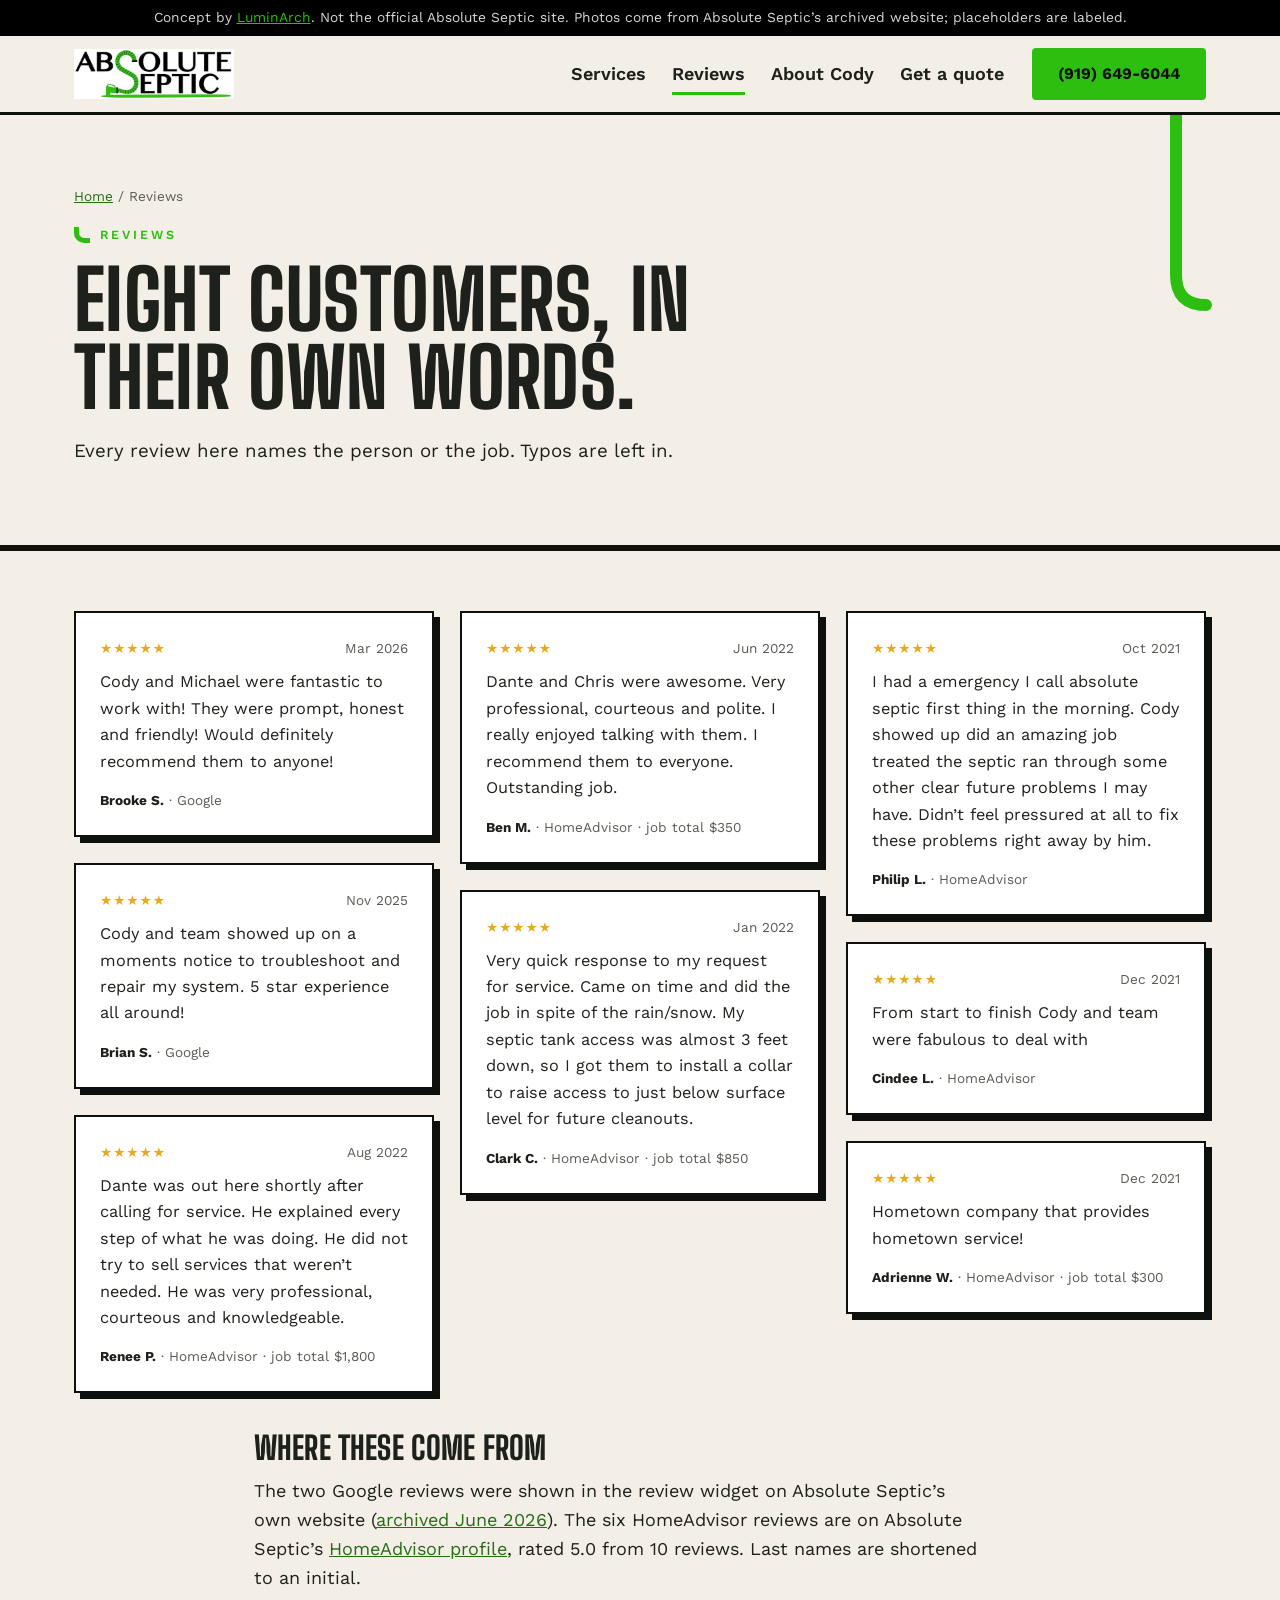
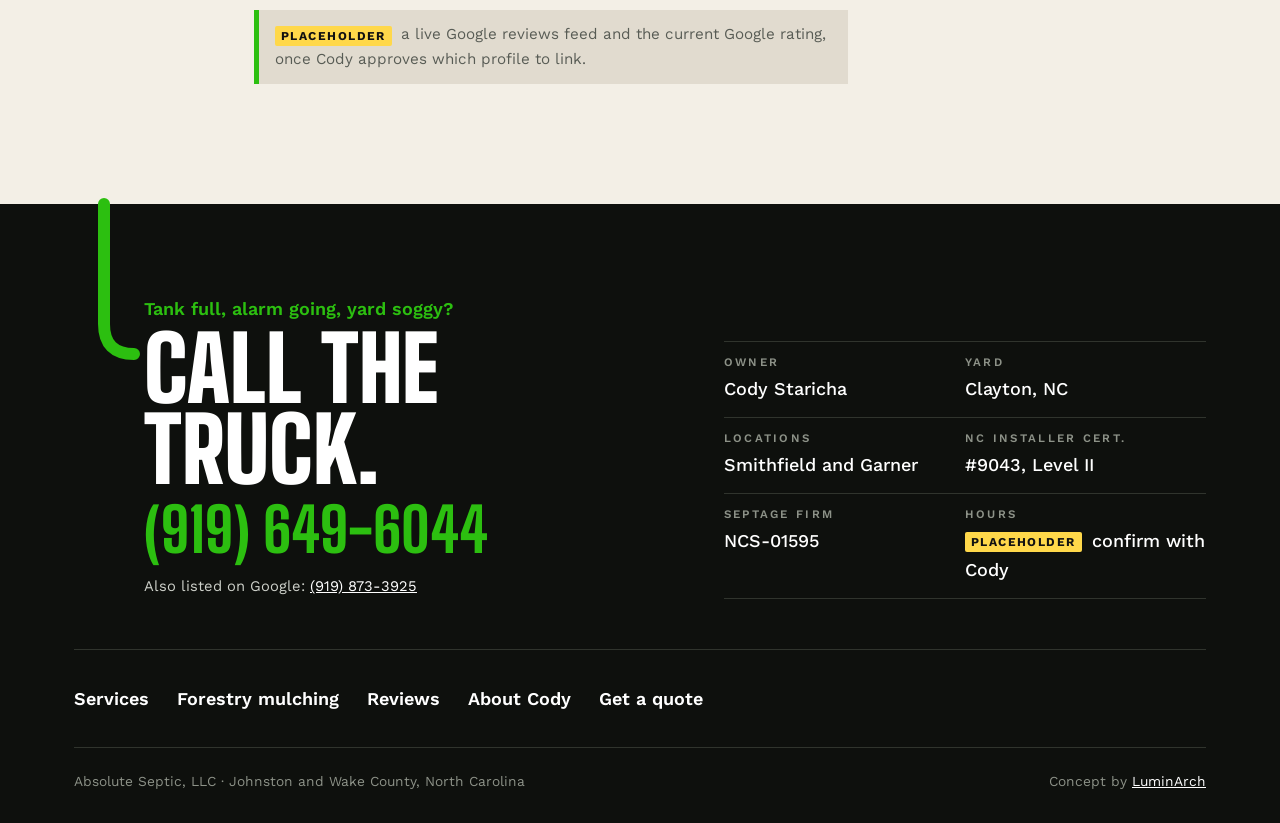
<file: reviews.html>
<!doctype html><html lang="en" class="no-js"><head><meta charset="utf-8"><meta name="viewport" content="width=device-width,initial-scale=1">
<title>Absolute Septic Reviews | Septic Service in Johnston County</title><meta name="description" content="Read what Johnston and Wake County customers say about Cody Staricha and the Absolute Septic crew, from Google and HomeAdvisor. Call (919) 649-6044 today."><link rel="canonical" href="https://absolute-septic-demo.vercel.app/reviews.html">
<meta property="og:type" content="website"><meta property="og:site_name" content="Absolute Septic (concept)"><meta property="og:title" content="Absolute Septic Reviews | Septic Service in Johnston County"><meta property="og:description" content="Read what Johnston and Wake County customers say about Cody Staricha and the Absolute Septic crew, from Google and HomeAdvisor. Call (919) 649-6044 today."><meta property="og:url" content="https://absolute-septic-demo.vercel.app/reviews.html"><meta property="og:image" content="https://absolute-septic-demo.vercel.app/og.png">
<meta name="twitter:card" content="summary_large_image"><meta name="twitter:title" content="Absolute Septic Reviews | Septic Service in Johnston County"><meta name="twitter:description" content="Read what Johnston and Wake County customers say about Cody Staricha and the Absolute Septic crew, from Google and HomeAdvisor. Call (919) 649-6044 today."><meta name="twitter:image" content="https://absolute-septic-demo.vercel.app/og.png">
<meta name="robots" content="noindex, nofollow"><!-- concept demo, not for indexing -->
<meta name="theme-color" content="#0e100d">
<link rel="preconnect" href="https://fonts.googleapis.com"><link rel="preconnect" href="https://fonts.gstatic.com" crossorigin>
<link rel="preload" as="style" href="https://fonts.googleapis.com/css2?family=Big+Shoulders+Display:wght@700;800;900&family=Work+Sans:ital,wght@0,400;0,500;0,600;0,700;1,400&display=swap"><link rel="stylesheet" href="https://fonts.googleapis.com/css2?family=Big+Shoulders+Display:wght@700;800;900&family=Work+Sans:ital,wght@0,400;0,500;0,600;0,700;1,400&display=swap" media="print" onload="this.media='all'"><noscript><link rel="stylesheet" href="https://fonts.googleapis.com/css2?family=Big+Shoulders+Display:wght@700;800;900&family=Work+Sans:ital,wght@0,400;0,500;0,600;0,700;1,400&display=swap"></noscript>
<link rel="stylesheet" href="css/design-system.css"><link rel="stylesheet" href="css/components.css"><link rel="stylesheet" href="css/pages.css">
<link rel="icon" href="data:image/svg+xml,%3Csvg xmlns='http://www.w3.org/2000/svg' viewBox='0 0 32 32'%3E%3Crect width='32' height='32' rx='6' fill='%230e100d'/%3E%3Cpath d='M10 4v14q0 8 8 8h10' stroke='%232cbf10' stroke-width='5' fill='none' stroke-linecap='round'/%3E%3C/svg%3E">
<script>document.documentElement.classList.replace('no-js','js-ready')</script><script type="application/ld+json">[{"@context": "https://schema.org", "@type": ["LocalBusiness", "Plumber"], "name": "Absolute Septic, LLC", "url": "https://absolute-septic-demo.vercel.app/", "telephone": "+1-919-649-6044", "foundingDate": "2021-08-12", "founder": {"@type": "Person", "name": "Cody Staricha"}, "address": {"@type": "PostalAddress", "addressLocality": "Clayton", "addressRegion": "NC", "postalCode": "27520", "addressCountry": "US"}, "areaServed": ["Johnston County, NC", "Wake County, NC"], "image": "https://absolute-septic-demo.vercel.app/img/tech-riser.webp", "logo": "https://absolute-septic-demo.vercel.app/img/logo.webp"}, {"@context": "https://schema.org", "@type": "BreadcrumbList", "itemListElement": [{"@type": "ListItem", "position": 1, "name": "Home", "item": "https://absolute-septic-demo.vercel.app/"}, {"@type": "ListItem", "position": 2, "name": "Reviews", "item": "https://absolute-septic-demo.vercel.app/reviews.html"}]}]</script></head><body>
<a class="skip" href="#main">Skip to content</a>
<div class="demo-bar">Concept by <a href="https://luminarch.pro">LuminArch</a>. Not the official Absolute Septic site. Photos come from Absolute Septic&rsquo;s archived website; placeholders are labeled.</div>
<header class="top"><div class="wrap nav"><a class="mark" href="index.html"><img src="img/logo.webp" alt="Absolute Septic" width="160" height="51"></a>
<button class="menu-btn" aria-expanded="false" aria-controls="menu">Menu</button><ul id="menu"><li><a href="services.html">Services</a></li><li><a href="reviews.html" aria-current="page">Reviews</a></li><li><a href="about.html">About Cody</a></li><li><a href="contact.html">Get a quote</a></li></ul><a class="btn btn--green btn--call" href="tel:+19196496044"><span class="cl-full">(919) 649&#8209;6044</span><span class="cl-short">Call</span></a></div></header><main id="main">
<section class="page-head"><div class="wrap"><svg class="pipe pipe--head" viewBox="0 0 60 200" preserveAspectRatio="none" aria-hidden="true"><path class="pipe-run" d="M30 0 V160 q0 30 30 30" pathLength="1"/></svg><p class="crumbs"><a href="index.html">Home</a> / Reviews</p><p class="kicker kicker--green"><span class="elbow" aria-hidden="true"></span>Reviews</p><h1>Eight customers, in their own words.</h1>
<p class="lede">Every review here names the person or the job. Typos are left in.</p></div></section>
<div class="wrap rv-wall"><figure class="rcard rv "><div class="rc-top"><span class="stars" aria-label="5 out of 5">&#9733;&#9733;&#9733;&#9733;&#9733;</span><span>Mar 2026</span></div><blockquote><p>Cody and Michael were fantastic to work with! They were prompt, honest and friendly! Would definitely recommend them to anyone!</p></blockquote><figcaption><b>Brooke S.</b> &middot; Google</figcaption></figure><figure class="rcard rv "><div class="rc-top"><span class="stars" aria-label="5 out of 5">&#9733;&#9733;&#9733;&#9733;&#9733;</span><span>Nov 2025</span></div><blockquote><p>Cody and team showed up on a moments notice to troubleshoot and repair my system. 5 star experience all around!</p></blockquote><figcaption><b>Brian S.</b> &middot; Google</figcaption></figure><figure class="rcard rv "><div class="rc-top"><span class="stars" aria-label="5 out of 5">&#9733;&#9733;&#9733;&#9733;&#9733;</span><span>Aug 2022</span></div><blockquote><p>Dante was out here shortly after calling for service. He explained every step of what he was doing. He did not try to sell services that weren&rsquo;t needed. He was very professional, courteous and knowledgeable.</p></blockquote><figcaption><b>Renee P.</b> &middot; HomeAdvisor &middot; job total $1,800</figcaption></figure><figure class="rcard rv "><div class="rc-top"><span class="stars" aria-label="5 out of 5">&#9733;&#9733;&#9733;&#9733;&#9733;</span><span>Jun 2022</span></div><blockquote><p>Dante and Chris were awesome. Very professional, courteous and polite. I really enjoyed talking with them. I recommend them to everyone. Outstanding job.</p></blockquote><figcaption><b>Ben M.</b> &middot; HomeAdvisor &middot; job total $350</figcaption></figure><figure class="rcard rv "><div class="rc-top"><span class="stars" aria-label="5 out of 5">&#9733;&#9733;&#9733;&#9733;&#9733;</span><span>Jan 2022</span></div><blockquote><p>Very quick response to my request for service. Came on time and did the job in spite of the rain/snow. My septic tank access was almost 3 feet down, so I got them to install a collar to raise access to just below surface level for future cleanouts.</p></blockquote><figcaption><b>Clark C.</b> &middot; HomeAdvisor &middot; job total $850</figcaption></figure><figure class="rcard rv "><div class="rc-top"><span class="stars" aria-label="5 out of 5">&#9733;&#9733;&#9733;&#9733;&#9733;</span><span>Oct 2021</span></div><blockquote><p>I had a emergency I call absolute septic first thing in the morning. Cody showed up did an amazing job treated the septic ran through some other clear future problems I may have. Didn&rsquo;t feel pressured at all to fix these problems right away by him.</p></blockquote><figcaption><b>Philip L.</b> &middot; HomeAdvisor</figcaption></figure><figure class="rcard rv "><div class="rc-top"><span class="stars" aria-label="5 out of 5">&#9733;&#9733;&#9733;&#9733;&#9733;</span><span>Dec 2021</span></div><blockquote><p>From start to finish Cody and team were fabulous to deal with</p></blockquote><figcaption><b>Cindee L.</b> &middot; HomeAdvisor</figcaption></figure><figure class="rcard rv "><div class="rc-top"><span class="stars" aria-label="5 out of 5">&#9733;&#9733;&#9733;&#9733;&#9733;</span><span>Dec 2021</span></div><blockquote><p>Hometown company that provides hometown service!</p></blockquote><figcaption><b>Adrienne W.</b> &middot; HomeAdvisor &middot; job total $300</figcaption></figure></div>
<section class="wrap sources rv"><h2>Where these come from</h2>
<p>The two Google reviews were shown in the review widget on Absolute Septic&rsquo;s own website (<a href="https://web.archive.org/web/20260607172828/https://absolute-septic.com/" rel="noopener">archived June 2026</a>). The six HomeAdvisor reviews are on Absolute Septic&rsquo;s <a href="https://www.homeadvisor.com/rated.AbsoluteSeptic.118185327.html" rel="noopener">HomeAdvisor profile</a>, rated 5.0 from 10 reviews. Last names are shortened to an initial.</p>
<p class="note"><span class="ph">Placeholder</span> a live Google reviews feed and the current Google rating, once Cody approves which profile to link.</p></section>
</main><footer class="site-foot"><div class="wrap">
<div class="outlet">
 <div class="outlet-l"><svg class="pipe pipe--foot" viewBox="0 0 60 160" preserveAspectRatio="none" aria-hidden="true"><path class="pipe-run" d="M30 0 V120 q0 30 30 30" pathLength="1"/></svg><p class="out-k">Tank full, alarm going, yard soggy?</p><p class="out-h">Call the truck.</p><a class="out-num" href="tel:+19196496044">(919) 649&#8209;6044</a>
 <p class="out-alt">Also listed on Google: <a href="tel:+19198733925">(919) 873&#8209;3925</a></p></div>
 <dl class="out-facts">
  <div><dt>Owner</dt><dd>Cody Staricha</dd></div>
  <div><dt>Yard</dt><dd>Clayton, NC</dd></div>
  <div><dt>Locations</dt><dd>Smithfield and Garner</dd></div>
  <div><dt>NC installer cert.</dt><dd>#9043, Level II</dd></div>
  <div><dt>Septage firm</dt><dd>NCS&#8209;01595</dd></div>
  <div><dt>Hours</dt><dd><span class="ph">Placeholder</span> confirm with Cody</dd></div>
 </dl>
</div>
<nav class="foot-links" aria-label="Footer"><a href="services.html">Services</a><a href="services.html#mulching">Forestry mulching</a><a href="reviews.html">Reviews</a><a href="about.html">About Cody</a><a href="contact.html">Get a quote</a></nav>
<div class="foot-row"><span>Absolute Septic, LLC &middot; Johnston and Wake County, North Carolina</span><span>Concept by <a href="https://luminarch.pro">LuminArch</a></span></div></div></footer>
<script src="js/main.js"></script></body></html>
</file>
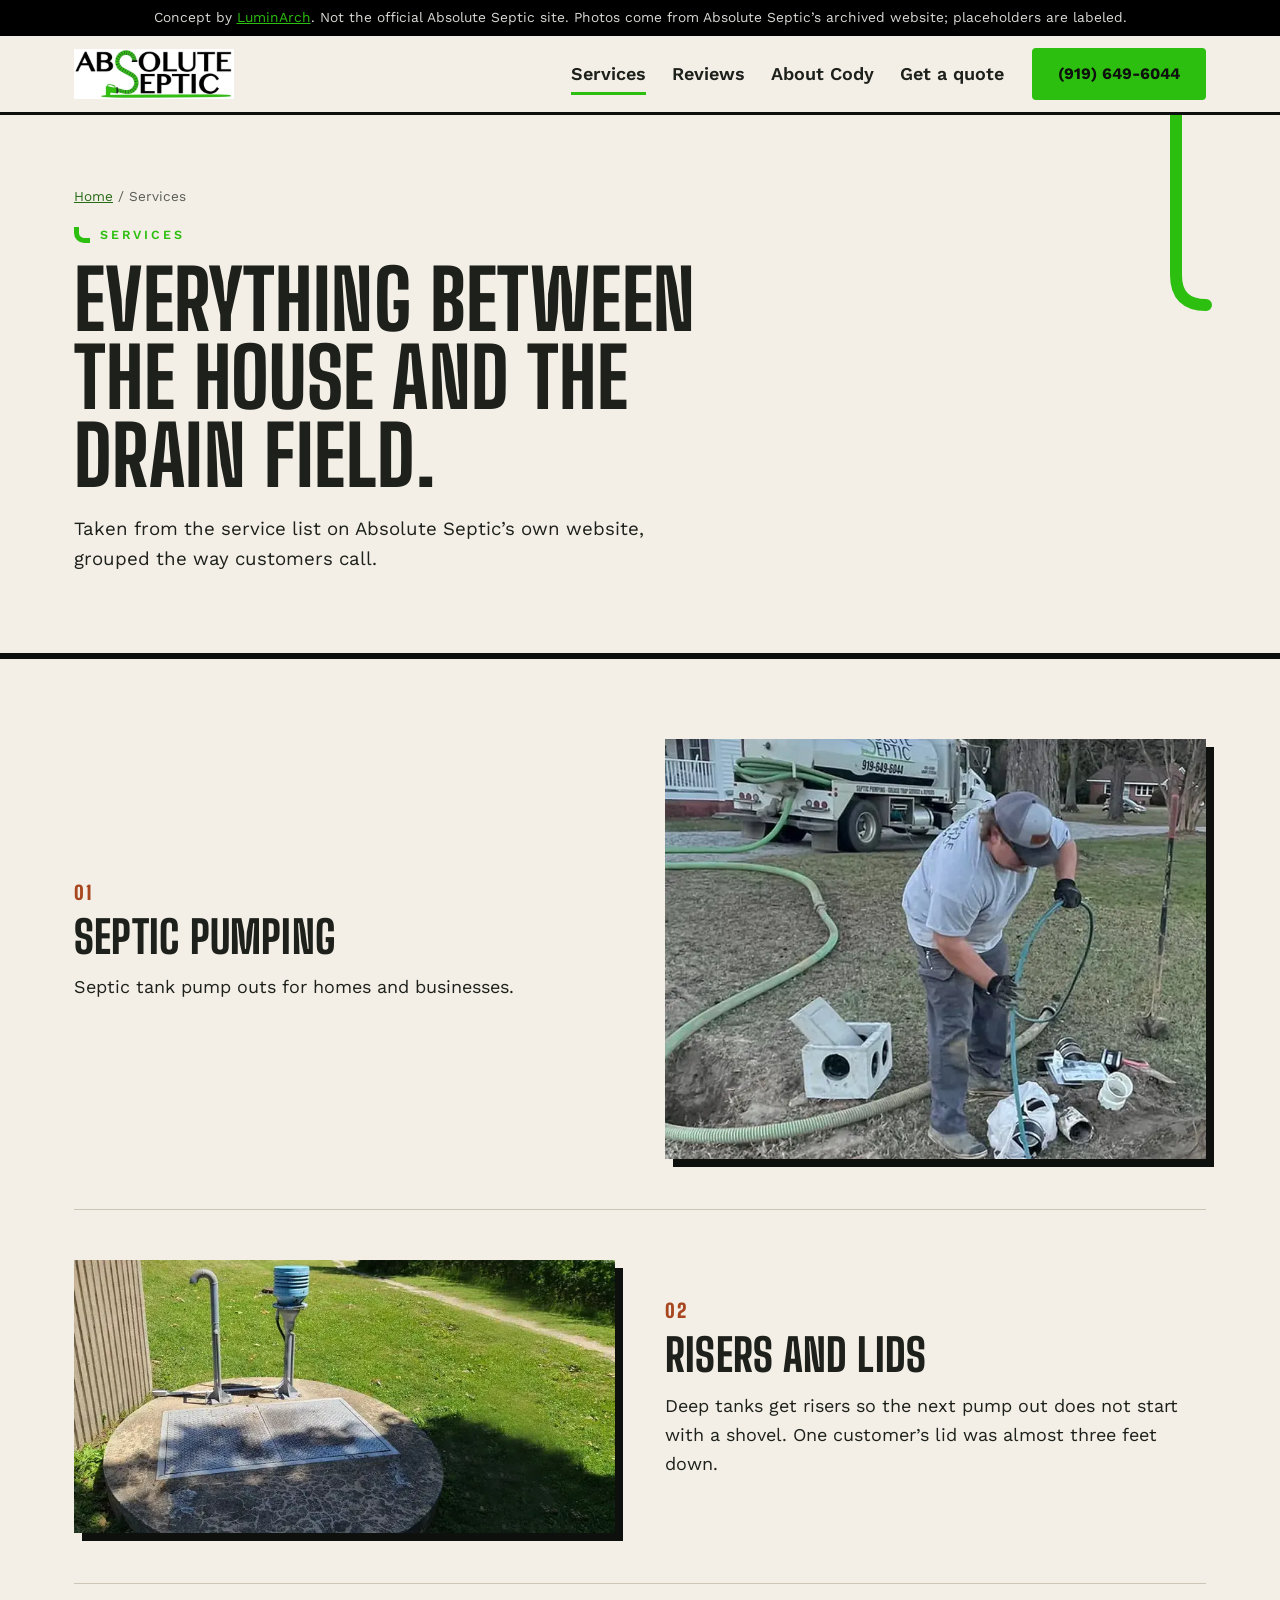
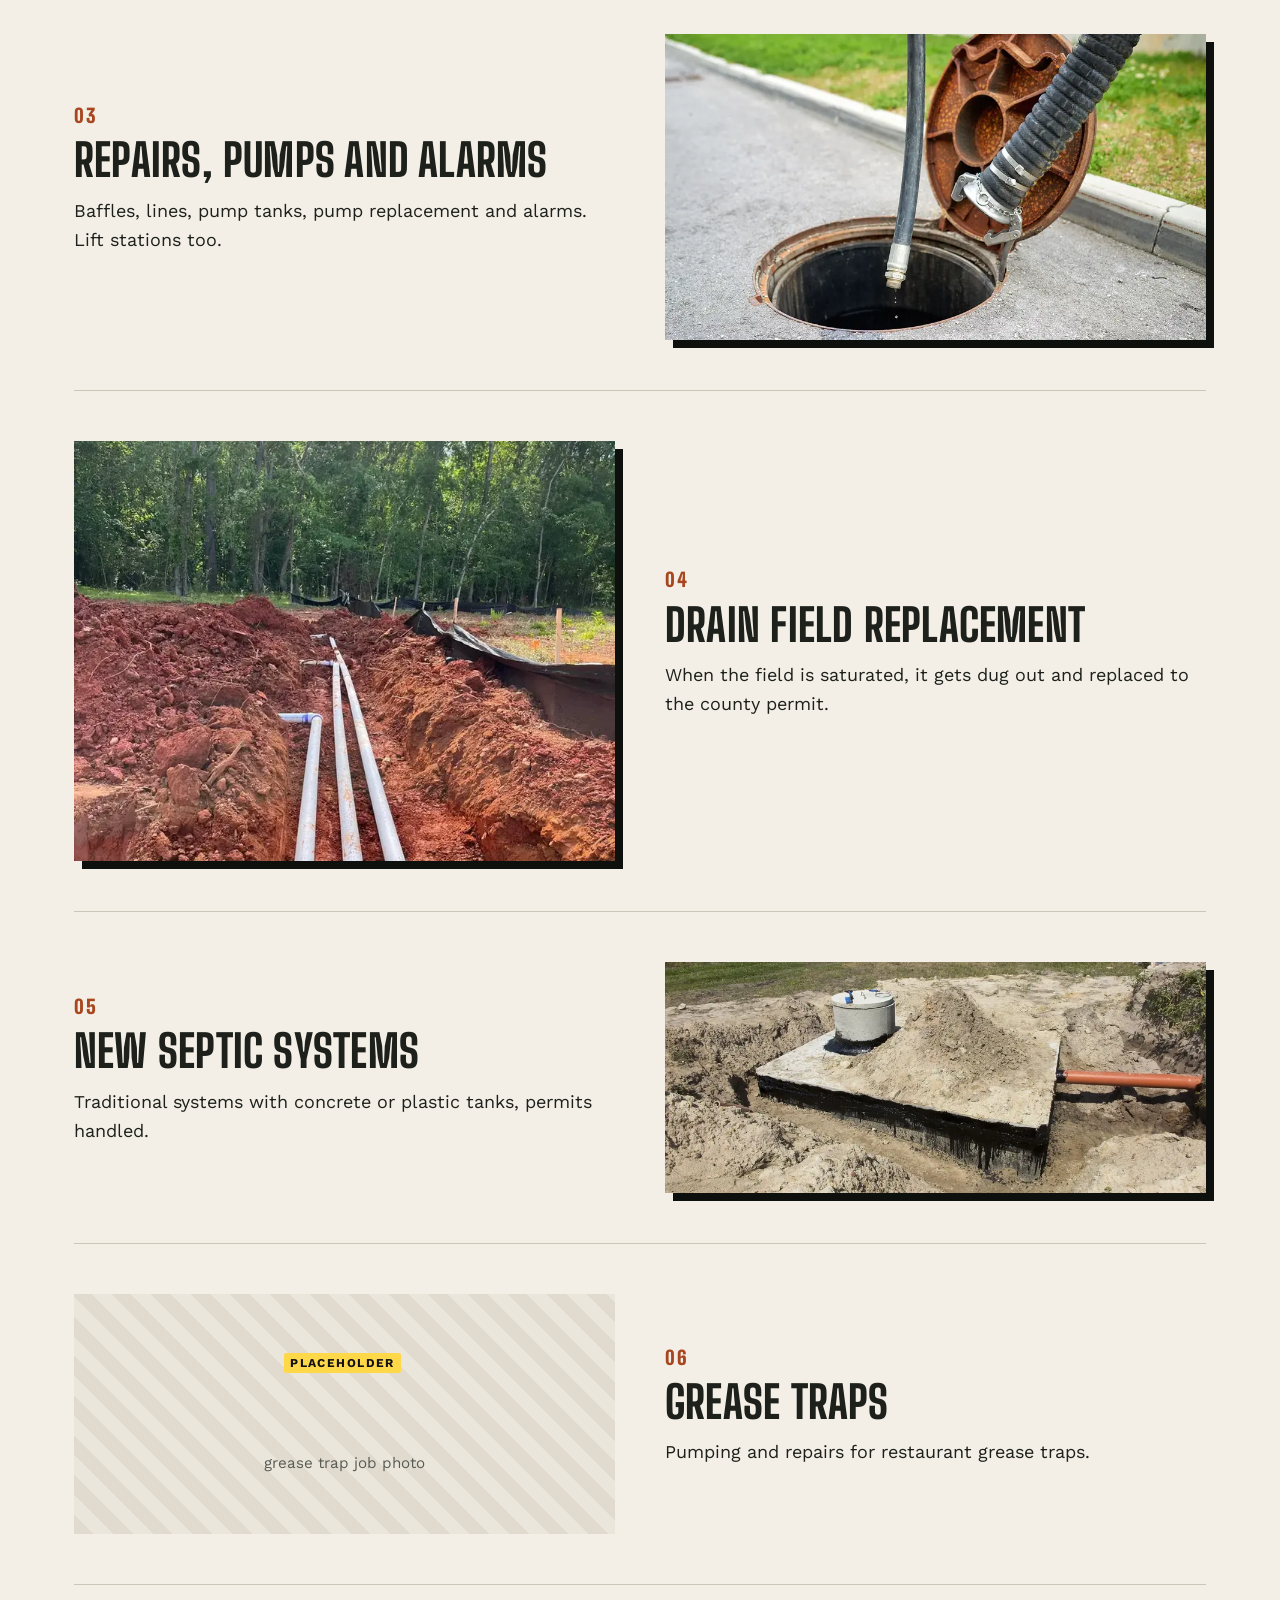
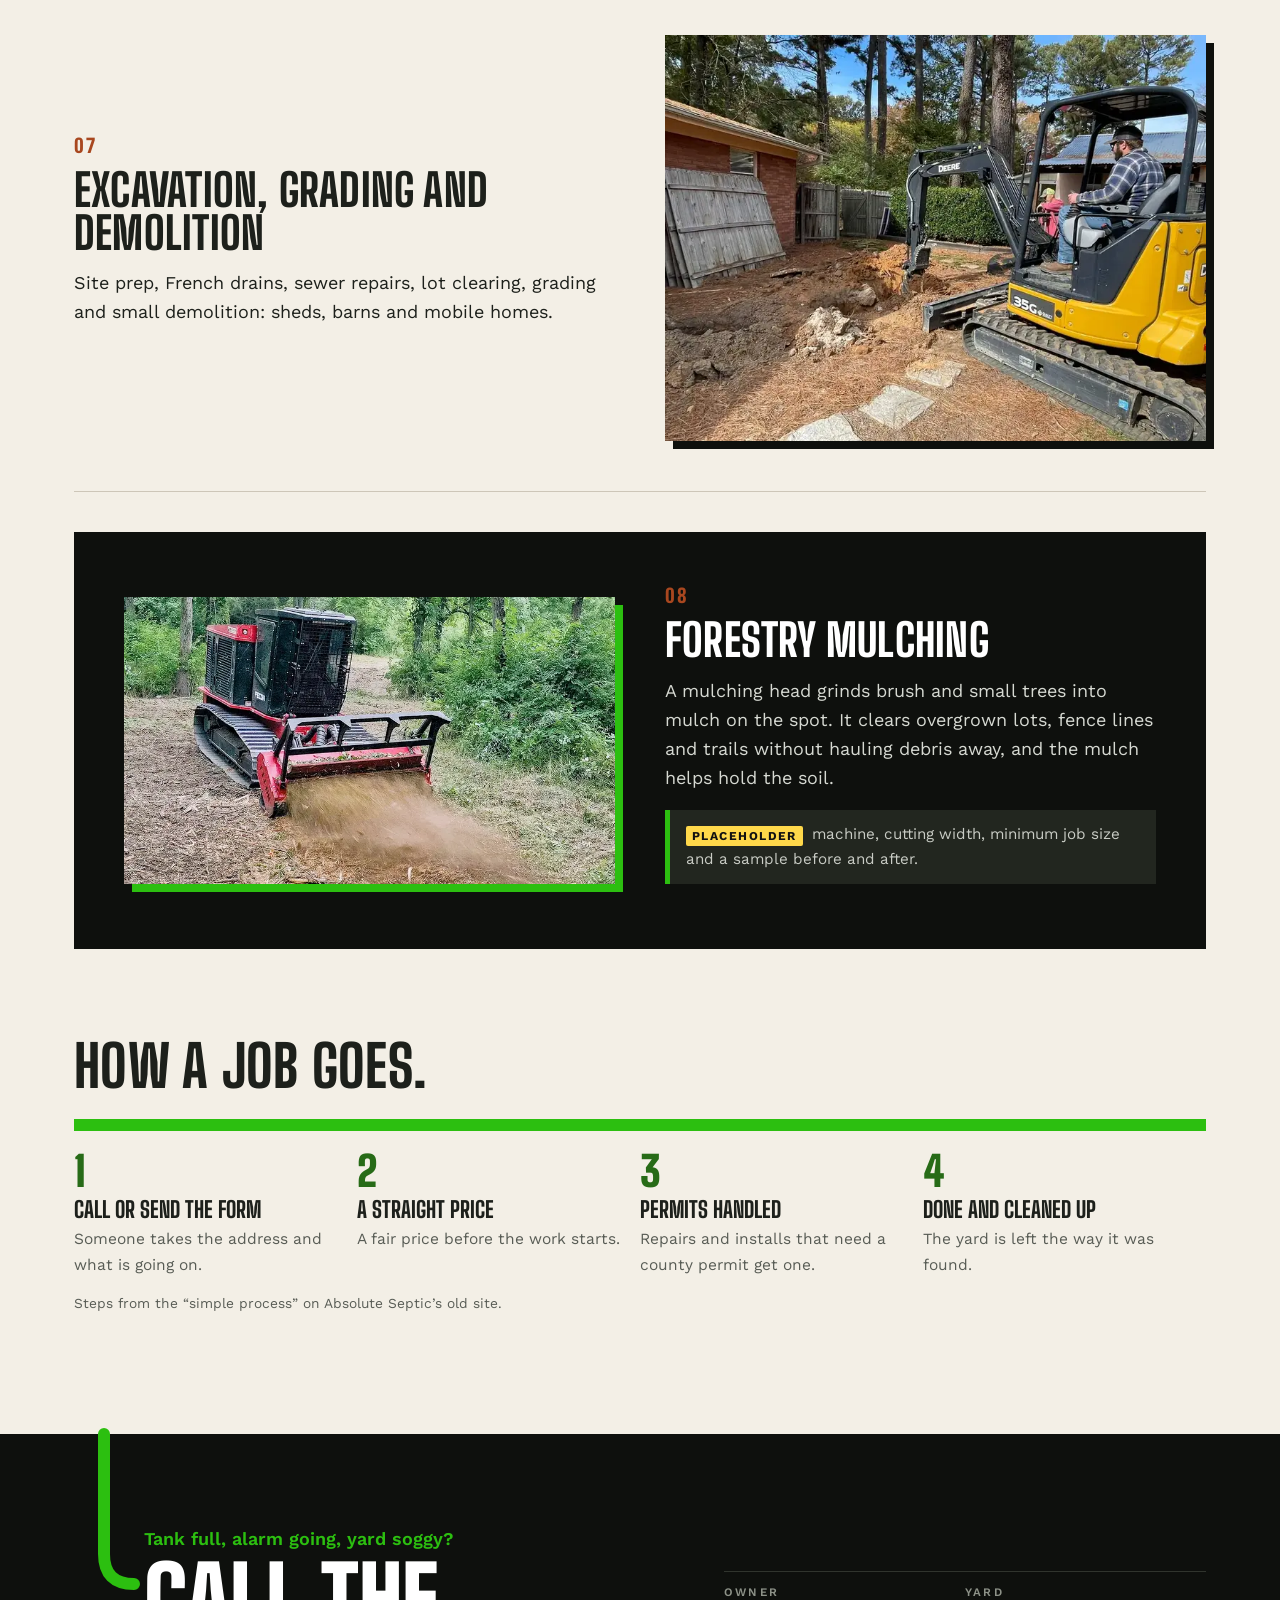
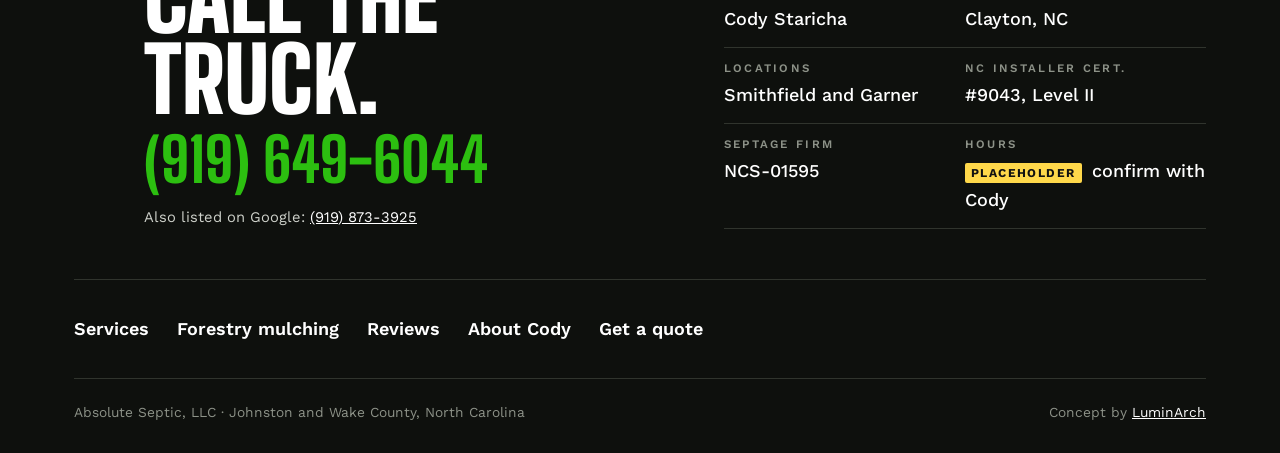
<file: services.html>
<!doctype html><html lang="en" class="no-js"><head><meta charset="utf-8"><meta name="viewport" content="width=device-width,initial-scale=1">
<title>Septic Services, Johnston and Wake County | Absolute Septic</title><meta name="description" content="Septic pumping, risers, repairs, alarms, drain fields, new systems, grease traps, excavation and forestry mulching from Absolute Septic. Call (919) 649-6044."><link rel="canonical" href="https://absolute-septic-demo.vercel.app/services.html">
<meta property="og:type" content="website"><meta property="og:site_name" content="Absolute Septic (concept)"><meta property="og:title" content="Septic Services, Johnston and Wake County | Absolute Septic"><meta property="og:description" content="Septic pumping, risers, repairs, alarms, drain fields, new systems, grease traps, excavation and forestry mulching from Absolute Septic. Call (919) 649-6044."><meta property="og:url" content="https://absolute-septic-demo.vercel.app/services.html"><meta property="og:image" content="https://absolute-septic-demo.vercel.app/og.png">
<meta name="twitter:card" content="summary_large_image"><meta name="twitter:title" content="Septic Services, Johnston and Wake County | Absolute Septic"><meta name="twitter:description" content="Septic pumping, risers, repairs, alarms, drain fields, new systems, grease traps, excavation and forestry mulching from Absolute Septic. Call (919) 649-6044."><meta name="twitter:image" content="https://absolute-septic-demo.vercel.app/og.png">
<meta name="robots" content="noindex, nofollow"><!-- concept demo, not for indexing -->
<meta name="theme-color" content="#0e100d">
<link rel="preconnect" href="https://fonts.googleapis.com"><link rel="preconnect" href="https://fonts.gstatic.com" crossorigin>
<link rel="preload" as="style" href="https://fonts.googleapis.com/css2?family=Big+Shoulders+Display:wght@700;800;900&family=Work+Sans:ital,wght@0,400;0,500;0,600;0,700;1,400&display=swap"><link rel="stylesheet" href="https://fonts.googleapis.com/css2?family=Big+Shoulders+Display:wght@700;800;900&family=Work+Sans:ital,wght@0,400;0,500;0,600;0,700;1,400&display=swap" media="print" onload="this.media='all'"><noscript><link rel="stylesheet" href="https://fonts.googleapis.com/css2?family=Big+Shoulders+Display:wght@700;800;900&family=Work+Sans:ital,wght@0,400;0,500;0,600;0,700;1,400&display=swap"></noscript>
<link rel="stylesheet" href="css/design-system.css"><link rel="stylesheet" href="css/components.css"><link rel="stylesheet" href="css/pages.css">
<link rel="icon" href="data:image/svg+xml,%3Csvg xmlns='http://www.w3.org/2000/svg' viewBox='0 0 32 32'%3E%3Crect width='32' height='32' rx='6' fill='%230e100d'/%3E%3Cpath d='M10 4v14q0 8 8 8h10' stroke='%232cbf10' stroke-width='5' fill='none' stroke-linecap='round'/%3E%3C/svg%3E">
<script>document.documentElement.classList.replace('no-js','js-ready')</script><script type="application/ld+json">[{"@context": "https://schema.org", "@type": ["LocalBusiness", "Plumber"], "name": "Absolute Septic, LLC", "url": "https://absolute-septic-demo.vercel.app/", "telephone": "+1-919-649-6044", "foundingDate": "2021-08-12", "founder": {"@type": "Person", "name": "Cody Staricha"}, "address": {"@type": "PostalAddress", "addressLocality": "Clayton", "addressRegion": "NC", "postalCode": "27520", "addressCountry": "US"}, "areaServed": ["Johnston County, NC", "Wake County, NC"], "image": "https://absolute-septic-demo.vercel.app/img/tech-riser.webp", "logo": "https://absolute-septic-demo.vercel.app/img/logo.webp"}, {"@context": "https://schema.org", "@type": "BreadcrumbList", "itemListElement": [{"@type": "ListItem", "position": 1, "name": "Home", "item": "https://absolute-septic-demo.vercel.app/"}, {"@type": "ListItem", "position": 2, "name": "Services", "item": "https://absolute-septic-demo.vercel.app/services.html"}]}, {"@context": "https://schema.org", "@type": "Service", "name": "Septic pumping", "provider": {"@type": "LocalBusiness", "name": "Absolute Septic, LLC"}, "areaServed": "Johnston County, NC"}, {"@context": "https://schema.org", "@type": "Service", "name": "Risers and lids", "provider": {"@type": "LocalBusiness", "name": "Absolute Septic, LLC"}, "areaServed": "Johnston County, NC"}, {"@context": "https://schema.org", "@type": "Service", "name": "Repairs, pumps and alarms", "provider": {"@type": "LocalBusiness", "name": "Absolute Septic, LLC"}, "areaServed": "Johnston County, NC"}, {"@context": "https://schema.org", "@type": "Service", "name": "Drain field replacement", "provider": {"@type": "LocalBusiness", "name": "Absolute Septic, LLC"}, "areaServed": "Johnston County, NC"}, {"@context": "https://schema.org", "@type": "Service", "name": "New septic systems", "provider": {"@type": "LocalBusiness", "name": "Absolute Septic, LLC"}, "areaServed": "Johnston County, NC"}, {"@context": "https://schema.org", "@type": "Service", "name": "Grease traps", "provider": {"@type": "LocalBusiness", "name": "Absolute Septic, LLC"}, "areaServed": "Johnston County, NC"}, {"@context": "https://schema.org", "@type": "Service", "name": "Excavation, grading and demolition", "provider": {"@type": "LocalBusiness", "name": "Absolute Septic, LLC"}, "areaServed": "Johnston County, NC"}, {"@context": "https://schema.org", "@type": "Service", "name": "Forestry mulching", "provider": {"@type": "LocalBusiness", "name": "Absolute Septic, LLC"}, "areaServed": "Johnston County, NC"}]</script></head><body>
<a class="skip" href="#main">Skip to content</a>
<div class="demo-bar">Concept by <a href="https://luminarch.pro">LuminArch</a>. Not the official Absolute Septic site. Photos come from Absolute Septic&rsquo;s archived website; placeholders are labeled.</div>
<header class="top"><div class="wrap nav"><a class="mark" href="index.html"><img src="img/logo.webp" alt="Absolute Septic" width="160" height="51"></a>
<button class="menu-btn" aria-expanded="false" aria-controls="menu">Menu</button><ul id="menu"><li><a href="services.html" aria-current="page">Services</a></li><li><a href="reviews.html">Reviews</a></li><li><a href="about.html">About Cody</a></li><li><a href="contact.html">Get a quote</a></li></ul><a class="btn btn--green btn--call" href="tel:+19196496044"><span class="cl-full">(919) 649&#8209;6044</span><span class="cl-short">Call</span></a></div></header><main id="main">
<section class="page-head"><div class="wrap"><svg class="pipe pipe--head" viewBox="0 0 60 200" preserveAspectRatio="none" aria-hidden="true"><path class="pipe-run" d="M30 0 V160 q0 30 30 30" pathLength="1"/></svg><p class="crumbs"><a href="index.html">Home</a> / Services</p><p class="kicker kicker--green"><span class="elbow" aria-hidden="true"></span>Services</p><h1>Everything between the house and the drain field.</h1>
<p class="lede">Taken from the service list on Absolute Septic&rsquo;s own website, grouped the way customers call.</p></div></section>
<div class="wrap svc-list"><article id="pump" class="svc rv"><div class="svc-copy"><span class="svc-n">01</span><h2>Septic pumping</h2><p>Septic tank pump outs for homes and businesses.</p></div><figure class="svc-photo"><img src="img/tech-riser.webp" alt="Absolute Septic technician working at a septic riser with the pump truck behind him" width="900" height="900" loading="lazy" decoding="async"></figure></article><article id="risers" class="svc rv"><div class="svc-copy"><span class="svc-n">02</span><h2>Risers and lids</h2><p>Deep tanks get risers so the next pump out does not start with a shovel. One customer&rsquo;s lid was almost three feet down.</p></div><figure class="svc-photo"><img src="img/riser-lids.webp" alt="Green septic riser lids set level with a lawn" width="760" height="382" loading="lazy" decoding="async"></figure></article><article id="repair" class="svc rv"><div class="svc-copy"><span class="svc-n">03</span><h2>Repairs, pumps and alarms</h2><p>Baffles, lines, pump tanks, pump replacement and alarms. Lift stations too.</p></div><figure class="svc-photo"><img src="img/grease-trap.webp" alt="Hose lowered into an open access lid during service" width="900" height="510" loading="lazy" decoding="async"></figure></article><article id="drainfield" class="svc rv"><div class="svc-copy"><span class="svc-n">04</span><h2>Drain field replacement</h2><p>When the field is saturated, it gets dug out and replaced to the county permit.</p></div><figure class="svc-photo"><img src="img/drainfield-trench.webp" alt="Drain field trenches cut in red clay with new pipe laid in" width="720" height="837" loading="lazy" decoding="async"></figure></article><article id="install" class="svc rv"><div class="svc-copy"><span class="svc-n">05</span><h2>New septic systems</h2><p>Traditional systems with concrete or plastic tanks, permits handled.</p></div><figure class="svc-photo"><img src="img/tank-install.webp" alt="A new concrete septic tank set in an excavated hole" width="900" height="384" loading="lazy" decoding="async"></figure></article><article id="grease" class="svc rv"><div class="svc-copy"><span class="svc-n">06</span><h2>Grease traps</h2><p>Pumping and repairs for restaurant grease traps.</p></div><figure class="svc-photo"><div class="photo-ph"><span class="ph">Placeholder</span> grease trap job photo</div></figure></article><article id="dig" class="svc rv"><div class="svc-copy"><span class="svc-n">07</span><h2>Excavation, grading and demolition</h2><p>Site prep, French drains, sewer repairs, lot clearing, grading and small demolition: sheds, barns and mobile homes.</p></div><figure class="svc-photo"><img src="img/excavator-yard.webp" alt="Mini excavator digging beside a brick house" width="760" height="570" loading="lazy" decoding="async"></figure></article>
<article id="mulching" class="svc svc--feature rv"><div class="svc-copy"><span class="svc-n">08</span><h2>Forestry mulching</h2><p>A mulching head grinds brush and small trees into mulch on the spot. It clears overgrown lots, fence lines and trails without hauling debris away, and the mulch helps hold the soil.</p><p class="note"><span class="ph">Placeholder</span> machine, cutting width, minimum job size and a sample before and after.</p></div><figure class="svc-photo"><img src="img/forestry-mulcher.webp" alt="Forestry mulcher clearing brush" width="800" height="467" loading="lazy" decoding="async"></figure></article>
</div>
<section class="wrap how rv" aria-labelledby="how-h"><h2 id="how-h">How a job goes.</h2>
<ol class="how-list"><li><b>Call or send the form</b><span>Someone takes the address and what is going on.</span></li><li><b>A straight price</b><span>A fair price before the work starts.</span></li><li><b>Permits handled</b><span>Repairs and installs that need a county permit get one.</span></li><li><b>Done and cleaned up</b><span>The yard is left the way it was found.</span></li></ol>
<p class="fine">Steps from the &ldquo;simple process&rdquo; on Absolute Septic&rsquo;s old site.</p></section>
</main><footer class="site-foot"><div class="wrap">
<div class="outlet">
 <div class="outlet-l"><svg class="pipe pipe--foot" viewBox="0 0 60 160" preserveAspectRatio="none" aria-hidden="true"><path class="pipe-run" d="M30 0 V120 q0 30 30 30" pathLength="1"/></svg><p class="out-k">Tank full, alarm going, yard soggy?</p><p class="out-h">Call the truck.</p><a class="out-num" href="tel:+19196496044">(919) 649&#8209;6044</a>
 <p class="out-alt">Also listed on Google: <a href="tel:+19198733925">(919) 873&#8209;3925</a></p></div>
 <dl class="out-facts">
  <div><dt>Owner</dt><dd>Cody Staricha</dd></div>
  <div><dt>Yard</dt><dd>Clayton, NC</dd></div>
  <div><dt>Locations</dt><dd>Smithfield and Garner</dd></div>
  <div><dt>NC installer cert.</dt><dd>#9043, Level II</dd></div>
  <div><dt>Septage firm</dt><dd>NCS&#8209;01595</dd></div>
  <div><dt>Hours</dt><dd><span class="ph">Placeholder</span> confirm with Cody</dd></div>
 </dl>
</div>
<nav class="foot-links" aria-label="Footer"><a href="services.html">Services</a><a href="services.html#mulching">Forestry mulching</a><a href="reviews.html">Reviews</a><a href="about.html">About Cody</a><a href="contact.html">Get a quote</a></nav>
<div class="foot-row"><span>Absolute Septic, LLC &middot; Johnston and Wake County, North Carolina</span><span>Concept by <a href="https://luminarch.pro">LuminArch</a></span></div></div></footer>
<script src="js/main.js"></script></body></html>
</file>
<file: css/design-system.css>
/* Absolute Septic concept: tokens. Green and black from the logo and truck wrap, clay from the red Johnston County dirt in their job photos. */
:root{
  --tank:#0e100d;      /* logo black: hero, footer, dark bands */
  --slab:#1a1d18;      /* raised dark panels */
  --logo:#2cbf10;      /* logo green: buttons (black text), pipe, marks on dark */
  --hose:#276b17;      /* hose green: green text on light, 5.6:1 on sand */
  --clay:#a8471f;      /* NC red clay: accent panels and signal */
  --sand:#f3efe6;      /* page */
  --gravel:#e1dbcf;    /* panels */
  --ink:#1d201b;       /* text */
  --mute:#585c55;      /* muted text, 6.3:1 on sand */
  --f-display:"Big Shoulders Display","Big Shoulders",Impact,"Arial Narrow",sans-serif;
  --f-body:"Work Sans",system-ui,sans-serif;
  --flow:cubic-bezier(.16,1,.3,1);
  --wrap:1220px;--gut:clamp(20px,4vw,44px);--r:4px;
  --s4:clamp(2.2rem,4.6vw,3.6rem);--s5:clamp(2.8rem,6.4vw,5.4rem);
}
*,*::before,*::after{box-sizing:border-box}
html,body{overflow-x:clip}
html{scroll-behavior:smooth}
body{margin:0;background:var(--sand);color:var(--ink);font:400 1.125rem/1.62 var(--f-body);-webkit-font-smoothing:antialiased}
img{max-width:100%;display:block;height:auto}
h1,h2,h3{font-family:var(--f-display);font-weight:800;line-height:.95;letter-spacing:.005em;text-transform:uppercase;margin:0}
h1 em,h2 em{font-style:normal;color:var(--logo)}
p{margin:0 0 1em;max-width:66ch}
a{color:inherit}
:focus-visible{outline:3px solid var(--logo);outline-offset:3px}
.wrap{max-width:var(--wrap);margin:0 auto;padding:0 var(--gut)}
.kicker{display:flex;align-items:center;gap:10px;margin:0 0 18px;font:600 .78rem/1.3 var(--f-body);letter-spacing:.24em;text-transform:uppercase;color:var(--mute)}
.kicker--green{color:var(--logo)}
/* elbow: the pipe joint, used as the kicker mark */
.elbow{width:16px;height:16px;flex:none;border-left:5px solid var(--logo);border-bottom:5px solid var(--logo);border-bottom-left-radius:10px}
.skip{position:absolute;left:-999px;top:8px;background:var(--logo);color:var(--tank);padding:10px 14px;z-index:99}
.skip:focus{left:8px}
.ph{display:inline-block;font:700 .66rem/1 var(--f-body);letter-spacing:.12em;text-transform:uppercase;background:#ffd84a;color:#111;padding:4px 6px;border-radius:2px;vertical-align:middle;margin-right:4px}
@media (prefers-reduced-motion:reduce){*,*::before,*::after{animation:none!important;transition:none!important;scroll-behavior:auto!important}}
/* device QA: placeholder tags readable on phones */
.ph{font-size:.75rem}
</file>
<file: css/components.css>
.demo-bar{background:#000;color:#d9d9d4;font-size:.86rem;line-height:1.45;padding:8px var(--gut);text-align:center}
.demo-bar a{color:var(--logo)}
.top{position:sticky;top:0;z-index:20;background:var(--sand);border-bottom:3px solid var(--tank)}
.nav{display:flex;align-items:center;gap:28px;min-height:76px}
.mark{margin-right:auto;display:block}.mark img{width:160px;height:auto}
#menu{display:flex;gap:26px;list-style:none;margin:0;padding:0}
#menu a{text-decoration:none;font-weight:600;padding:8px 0;border-bottom:3px solid transparent}
#menu a:hover,#menu a[aria-current]{border-color:var(--logo)}
.menu-btn{display:none}
.btn{display:inline-flex;align-items:center;gap:10px;min-height:52px;padding:12px 24px;background:var(--tank);color:#fff;font:700 1rem/1.1 var(--f-body);text-decoration:none;border:2px solid var(--tank);border-radius:var(--r);cursor:pointer;transition:background .2s,color .2s,transform .25s var(--flow)}
.btn:hover{transform:translateY(-2px)}
.btn--green{background:var(--logo);border-color:var(--logo);color:var(--tank)}
.btn--green:hover{background:#3bd61d;border-color:#3bd61d}
.btn--ghost{background:transparent;color:inherit;border-color:currentColor}
.btn--ghost:hover{background:var(--logo);border-color:var(--logo);color:var(--tank)}
.btn--ghost-dark{background:transparent;color:var(--ink);border-color:var(--ink)}
.btn--ghost-dark:hover{background:var(--ink);color:#fff}
.cl-short{display:none}
.stars{color:#e9a91d;letter-spacing:1px}
.note{font-size:.95rem;color:var(--mute);background:var(--gravel);padding:12px 16px;border-left:5px solid var(--logo)}
.fine{font-size:.86rem;color:var(--mute)}
.fine a{color:var(--hose)}
.crumbs{font-size:.85rem;margin-bottom:20px;color:var(--mute)}
.crumbs a{color:var(--hose)}

/* signature pipe */
.pipe{position:absolute;overflow:visible;pointer-events:none}
.pipe-run{fill:none;stroke:var(--logo);stroke-width:12;stroke-linecap:round;vector-effect:non-scaling-stroke}
.js-ready .pipe-run{stroke-dasharray:1;stroke-dashoffset:1;transition:stroke-dashoffset 1.4s var(--flow) .2s}
.js-ready .flowing .pipe-run{stroke-dashoffset:0}

.rcard{margin:0;background:#fff;border:2px solid var(--tank);padding:24px;box-shadow:6px 6px 0 var(--tank)}
.rc-top{display:flex;justify-content:space-between;align-items:center;margin-bottom:10px;font-size:.85rem;color:var(--mute)}
.rcard blockquote{margin:0}
.rcard p{margin:0 0 14px;font-size:1.02rem}
.rcard figcaption{font-size:.85rem;color:var(--mute)}
.rcard figcaption b{color:var(--ink)}
.rcard--big{background:var(--logo);box-shadow:6px 6px 0 var(--tank)}
.rcard--big p{font:800 1.75rem/1.05 var(--f-display);text-transform:uppercase}
.rcard--big .rc-top,.rcard--big figcaption{color:var(--tank)}
.rcard--big .stars{color:var(--tank)}

.js-ready .rv{opacity:0;transform:translateY(22px);transition:opacity .7s var(--flow),transform .7s var(--flow)}
.js-ready .rv.in{opacity:1;transform:none}

/* footer: the outlet */
.site-foot{background:var(--tank);color:#cfd2cb;margin-top:120px;padding:90px 0 30px}
.site-foot a{color:#fff}
.outlet{display:grid;grid-template-columns:1.1fr .9fr;gap:60px;align-items:end;padding-bottom:50px;border-bottom:1px solid #30342d}
.outlet-l{position:relative;padding-left:70px}
.pipe--foot{left:0;top:-90px;width:60px;height:160px}
.out-k{font-weight:600;color:var(--logo);margin:0 0 6px}
.out-h{font:900 clamp(3rem,7vw,5.6rem)/.9 var(--f-display);text-transform:uppercase;color:#fff;margin:0 0 10px}
.out-num{font:800 clamp(2.2rem,5vw,3.8rem)/1 var(--f-display);color:var(--logo)!important;text-decoration:none;white-space:nowrap}
.out-num:hover{text-decoration:underline}
.out-alt{margin:14px 0 0;font-size:.92rem}
.out-facts{display:grid;grid-template-columns:1fr 1fr;gap:0;margin:0;border-top:1px solid #30342d}
.out-facts div{padding:14px 0;border-bottom:1px solid #30342d}
.out-facts dt{font:600 .72rem/1.2 var(--f-body);letter-spacing:.2em;text-transform:uppercase;color:#8d9288}
.out-facts dd{margin:4px 0 0;color:#fff;font-weight:500}
.foot-links{display:flex;flex-wrap:wrap;gap:12px 28px;padding:34px 0}
.foot-links a{text-decoration:none;font-weight:600}.foot-links a:hover{color:var(--logo)}
.foot-row{display:flex;justify-content:space-between;gap:20px;flex-wrap:wrap;font-size:.86rem;color:#8d9288;border-top:1px solid #30342d;padding-top:22px}

@media (max-width:960px){
  .nav{gap:12px;min-height:64px}.mark img{width:130px}
  .menu-btn{display:inline-flex;align-items:center;min-height:44px;padding:8px 16px;border:2px solid var(--tank);background:transparent;color:var(--tank);font:700 .95rem var(--f-body);cursor:pointer;border-radius:var(--r)}
  #menu{display:none;position:absolute;left:0;right:0;top:100%;flex-direction:column;gap:0;background:var(--sand);border-bottom:3px solid var(--tank);padding:8px var(--gut) 18px}
  #menu.open{display:flex}
  #menu a{display:block;padding:14px 0;border-bottom:1px solid var(--gravel)}
  .outlet{grid-template-columns:1fr}
}
@media (max-width:560px){
  .cl-full{display:none}.cl-short{display:inline}
  .top .btn{padding:10px 18px;min-height:44px}
  .mark img{width:112px}
  .outlet-l{padding-left:44px}.pipe--foot{width:36px}
  .out-facts{grid-template-columns:1fr}
}

/* device QA: 44px tap targets on phones */
.mark{display:flex;align-items:center;min-height:44px}
.out-num{display:inline-flex;align-items:center;min-height:44px}
</file>
<file: css/pages.css>
/* ---------- home hero: dark slab, photo bleeding off the right edge, the pipe running down into it ---------- */
.hero{background:var(--tank);color:#e6e8e2;overflow:hidden}
.hero-grid{display:grid;grid-template-columns:minmax(0,1.05fr) minmax(0,.95fr);align-items:stretch;max-width:1600px;margin:0 auto}
.hero-copy{padding:70px var(--gut) 70px max(var(--gut),calc((100vw - var(--wrap))/2 + var(--gut)))}
.hero h1{font-size:var(--s5);color:#fff;margin-bottom:24px;max-width:13ch}
.lede{font-size:1.17rem;line-height:1.6;max-width:54ch}
.hero .lede{color:#c9ccc5}
.cta{display:flex;flex-wrap:wrap;gap:12px;margin:30px 0 34px}
.hero .btn--ghost{color:#fff}
.creds{list-style:none;margin:0;padding:0;display:grid;grid-template-columns:repeat(3,1fr);border-top:1px solid #30342d}
.creds li{padding:14px 14px 0 0;font-size:.86rem;color:#a6aaa2;line-height:1.35}
.creds b{display:block;font:800 1.7rem/1 var(--f-display);color:var(--logo);margin-bottom:4px}
.hero-photo{position:relative;margin:0;min-height:520px}
.hero-photo img{position:absolute;inset:0;width:100%;height:100%;object-fit:cover;object-position:40% 50%}
.hero-photo figcaption{position:absolute;right:0;bottom:0;background:var(--tank);color:#a6aaa2;font-size:.8rem;padding:8px 14px}
.pipe--hero{left:-34px;top:0;width:68px;height:62%;z-index:2}

/* five signs */
.signs{padding-top:100px}
.signs-head h2{font-size:var(--s4);max-width:14ch;margin-bottom:34px}
.signs-list{list-style:none;margin:0 0 18px;padding:0;display:grid;grid-template-columns:repeat(5,1fr);gap:0;counter-reset:s;border-top:6px solid var(--tank)}
.signs-list li{counter-increment:s;padding:22px 20px 22px 0;border-right:1px solid #cdc6b8;display:flex;flex-direction:column;gap:6px}
.signs-list li+li{padding-left:20px}
.signs-list li:last-child{border-right:0}
.signs-list li::before{content:"0" counter(s);font:900 3rem/1 var(--f-display);color:var(--clay)}
.signs-list b{font:800 1.5rem/1 var(--f-display);text-transform:uppercase}
.signs-list span{font-size:.97rem;color:var(--mute)}

/* the line of services */
.line{background:var(--slab);color:#d6d9d2;margin-top:100px;padding:90px 0}
.line-grid{display:grid;grid-template-columns:.85fr 1.15fr;gap:70px;align-items:start}
.line h2{font-size:var(--s4);color:#fff;margin-bottom:20px}
.line-head p{color:#b9bdb4}
.line-list{list-style:none;margin:0;padding:0 0 0 34px;border-left:12px solid var(--logo);border-radius:0 0 0 30px}
.line-list li{position:relative}
.line-list li::before{content:"";position:absolute;left:-58px;top:50%;width:24px;height:24px;margin-top:-12px;border-radius:50%;background:var(--slab);border:5px solid var(--logo)}
.line-list a{display:grid;grid-template-columns:44px 1fr auto;align-items:center;gap:14px;padding:16px 0;border-bottom:1px solid #30342d;text-decoration:none;transition:padding .25s var(--flow)}
.line-list a:hover{padding-left:8px}
.line-list a:hover b{color:var(--logo)}
.ln-n{font:800 1.1rem var(--f-display);color:#7e8379}
.line-list b{font:800 1.7rem/1 var(--f-display);text-transform:uppercase;color:#fff;transition:color .2s}
.ln-arrow{color:var(--logo);font-size:1.3rem}
.tag-new{font:700 .68rem/1 var(--f-body);letter-spacing:.12em;text-transform:uppercase;background:var(--clay);color:#fff;padding:6px 8px}

/* tickets */
.tickets{padding-top:100px}
.tk-head{display:grid;grid-template-columns:1fr 1fr;gap:0 40px;align-items:end;margin-bottom:34px}
.tk-head .kicker{grid-column:1/-1}
.tk-head h2{font-size:var(--s4)}
.tk-head p{margin:0}
.tk-row{list-style:none;margin:0 0 18px;padding:0;display:grid;grid-template-columns:repeat(5,1fr);gap:16px}
.ticket{position:relative;background:#fff;border:2px dashed #b9b19f;padding:22px 18px 18px;display:flex;flex-direction:column;gap:8px}
.ticket::before,.ticket::after{content:"";position:absolute;top:50%;width:18px;height:18px;margin-top:-9px;border-radius:50%;background:var(--sand);border:2px dashed #b9b19f}
.ticket::before{left:-11px}.ticket::after{right:-11px}
.ticket:nth-child(odd){transform:rotate(-1deg)}.ticket:nth-child(even){transform:rotate(1deg)}
.js-ready .ticket.rv:not(.in){transform:translateY(22px)}
.tk-amt{font:900 2.6rem/1 var(--f-display);color:var(--hose)}
.tk-what{font-size:.95rem;line-height:1.4}
.tk-when{margin-top:auto;font-size:.78rem;font-weight:600;letter-spacing:.14em;text-transform:uppercase;color:var(--mute)}

/* crew */
.crew{background:var(--gravel);margin-top:100px;padding:90px 0}
.crew-grid{display:grid;grid-template-columns:.75fr 1.25fr;gap:60px;align-items:start}
.crew h2{font-size:var(--s4);margin-bottom:20px}
.crew-cards{display:grid;grid-template-columns:1fr 1fr;gap:22px}
.crew-cards .rcard--big{grid-column:1/-1}

/* mulching: photo hangs off the clay panel */
.mulch{display:grid;grid-template-columns:1.1fr .9fr;align-items:center;margin-top:120px}
.mulch-photo{margin:0;position:relative;z-index:2;transform:translateX(40px);box-shadow:12px 12px 0 var(--tank)}
.mulch-copy{background:var(--clay);color:#fbefe6;padding:60px 50px 60px 100px}
.mulch-copy h2{font-size:var(--s4);color:#fff;margin-bottom:18px}
.mulch-copy .kicker{color:#ffd9c4}.mulch-copy .elbow{border-color:#fff}
.mulch-copy .btn--ghost{color:#fff}

/* $4,000 */
.start{display:grid;grid-template-columns:auto 1fr;gap:50px;align-items:center;margin-top:120px}
.start-num{font:900 clamp(5rem,14vw,11rem)/.8 var(--f-display);color:transparent;-webkit-text-stroke:3px var(--tank);margin:0;max-width:none}
.start h2{font-size:clamp(1.8rem,3vw,2.6rem);margin-bottom:16px;max-width:20ch}
.start a{color:var(--hose);font-weight:600}

/* inner pages */
.page-head{position:relative;padding:70px 0 60px;border-bottom:6px solid var(--tank)}
.page-head .wrap{position:relative}
.page-head h1{font-size:var(--s5);max-width:16ch;margin-bottom:20px}
.pipe--head{right:var(--gut);top:-70px;width:60px;height:200px}
.page-head--dark{background:var(--tank);color:#d6d9d2;border-bottom:0}
.page-head--dark h1{color:#fff}.page-head--dark .crumbs{color:#a6aaa2}.page-head--dark .crumbs a{color:var(--logo)}
.ab-head{display:grid;grid-template-columns:1.1fr .9fr;gap:50px;align-items:center}
.ab-head .pipe--head{right:auto;left:calc(55% - 30px)}
.ab-photo{margin:0 0 -140px;position:relative;z-index:2;background:#fff;padding:10px;box-shadow:10px 10px 0 var(--logo)}
.ab-photo figcaption{font-size:.82rem;color:var(--mute);padding:8px 2px 0}
.ab{display:grid;grid-template-columns:1fr 1fr;gap:60px;padding-top:180px}
.ab h2{font-size:2.4rem;margin-bottom:18px}
.ab-facts dl{margin:0 0 14px;border-top:6px solid var(--tank)}
.ab-facts dl div{display:grid;grid-template-columns:150px 1fr;gap:16px;padding:14px 0;border-bottom:1px solid #cdc6b8}
.ab-facts dt{font:800 1.3rem/1.1 var(--f-display);text-transform:uppercase;color:var(--hose)}
.ab-facts dd{margin:0}
.svc-list{display:grid;gap:0;margin-top:30px}
.svc{display:grid;grid-template-columns:1fr 1fr;gap:50px;align-items:center;padding:50px 0;border-bottom:1px solid #cdc6b8}
.svc:nth-child(even) .svc-copy{order:2}
.svc h2{font-size:clamp(2rem,3.6vw,2.8rem);margin:8px 0 14px}
.svc-n{font:900 1.2rem var(--f-display);color:var(--clay);letter-spacing:.1em}
.svc-photo{margin:0}.svc-photo img{width:100%;max-height:420px;object-fit:cover;box-shadow:8px 8px 0 var(--tank)}
.photo-ph{display:grid;place-items:center;min-height:240px;background:repeating-linear-gradient(45deg,var(--gravel) 0 14px,#ebe6db 14px 28px);color:var(--mute);font-size:.95rem;text-align:center;padding:20px}
.svc--feature{background:var(--tank);color:#d6d9d2;padding:50px;border:0;margin-top:40px}
.svc--feature h2{color:#fff}.svc--feature .note{background:#22261f;color:#c9ccc5}
.svc--feature .svc-photo img{box-shadow:8px 8px 0 var(--logo)}
.how{padding-top:90px}
.how h2{font-size:var(--s4);margin-bottom:26px}
.how-list{list-style:none;margin:0 0 14px;padding:0;display:grid;grid-template-columns:repeat(4,1fr);gap:0;counter-reset:h;border-top:12px solid var(--logo)}
.how-list li{counter-increment:h;padding:20px 20px 0 0;display:flex;flex-direction:column;gap:6px}
.how-list li::before{content:counter(h);font:900 2.6rem/1 var(--f-display);color:var(--hose)}
.how-list b{font:800 1.4rem/1 var(--f-display);text-transform:uppercase}
.how-list span{font-size:.97rem;color:var(--mute)}
.rv-wall{columns:3 300px;column-gap:26px;margin-top:60px}
.rv-wall .rcard{break-inside:avoid;margin-bottom:26px}
.sources{padding-top:40px;max-width:860px}
.sources h2{font-size:2rem;margin-bottom:12px}
.sources a{color:var(--hose)}
.q-grid{display:grid;grid-template-columns:1.3fr .7fr;gap:50px;margin-top:60px;align-items:start}
form fieldset{border:0;padding:0;margin:0 0 22px}
legend{font-weight:700;margin-bottom:12px}
.chips-in{display:flex;flex-wrap:wrap;gap:10px}
.chips-in label{display:inline-flex;align-items:center;gap:8px;padding:10px 14px;min-height:44px;border:2px solid #b9b19f;background:#fff;cursor:pointer;font-size:.97rem}
.chips-in label:has(input:checked){border-color:var(--tank);background:#e3f7dd}
.chips-in input{accent-color:var(--hose);width:18px;height:18px}
.two{display:grid;grid-template-columns:1fr 1fr;gap:18px}
.field{display:grid;gap:6px;margin-bottom:18px}
.field label{font-weight:600}
.field input,.field textarea{font:inherit;font-size:1rem;padding:12px 14px;border:2px solid #8f887a;background:#fff;color:var(--ink);min-height:48px;border-radius:0}
.field input:focus-visible,.field textarea:focus-visible{border-color:var(--tank)}
#qform .note{margin-top:16px}
.card{background:var(--tank);color:#c9ccc5;padding:28px;margin-bottom:18px}
.card .phone{display:block;font:900 2.6rem/1 var(--f-display);color:var(--logo);text-decoration:none;margin-bottom:12px}
.card .fine{color:#a6aaa2;margin:0}.card .fine a{color:#fff}
.card--light{background:var(--gravel);color:var(--ink)}
.card--light h2{font-size:1.7rem;margin-bottom:10px}
.card--light .fine{color:var(--mute)}
.nf{padding:120px var(--gut) 40px}.nf h1{font-size:var(--s5);margin-bottom:16px}

@media (max-width:960px){
  .hero-grid{grid-template-columns:1fr}
  .hero-copy{padding:48px var(--gut) 40px}
  .hero-photo{min-height:0;aspect-ratio:4/3}
  .pipe--hero{left:auto;right:28px;top:-40px;height:50%;width:40px}
  .creds{grid-template-columns:1fr 1fr 1fr}
  .signs-list{grid-template-columns:1fr 1fr}
  .signs-list li,.signs-list li+li{padding:20px 16px 20px 0;border-right:0;border-bottom:1px solid #cdc6b8}
  .line-grid,.crew-grid,.tk-head,.mulch,.start,.ab-head,.ab,.svc,.q-grid{grid-template-columns:1fr}
  .tk-row{grid-template-columns:1fr 1fr}
  .mulch-photo{transform:none;margin:0 20px -40px 0}
  .mulch-copy{padding:70px 26px 40px}
  .start{gap:10px}
  .svc:nth-child(even) .svc-copy{order:0}
  .svc--feature{padding:30px 22px}
  .how-list{grid-template-columns:1fr 1fr}
  .ab-photo{margin:0 0 -80px}.ab{padding-top:110px}
  .ab-head .pipe--head{display:none}
}
@media (max-width:560px){
  .creds{grid-template-columns:1fr}
  .creds li{display:flex;gap:12px;align-items:baseline;padding:10px 0;border-bottom:1px solid #30342d}
  .creds b{font-size:1.3rem;min-width:110px}
  .signs-list,.tk-row,.crew-cards,.two,.how-list{grid-template-columns:1fr}
  .line-list{padding-left:24px;border-left-width:10px}
  .line-list li::before{left:-43px;width:20px;height:20px;margin-top:-10px}
  .line-list b{font-size:1.4rem}
  .ab-facts dl div{grid-template-columns:1fr;gap:2px}
  .pipe--head{display:none}
}
.card .phone{display:flex;width:fit-content;align-items:center;min-height:44px}
</file>
